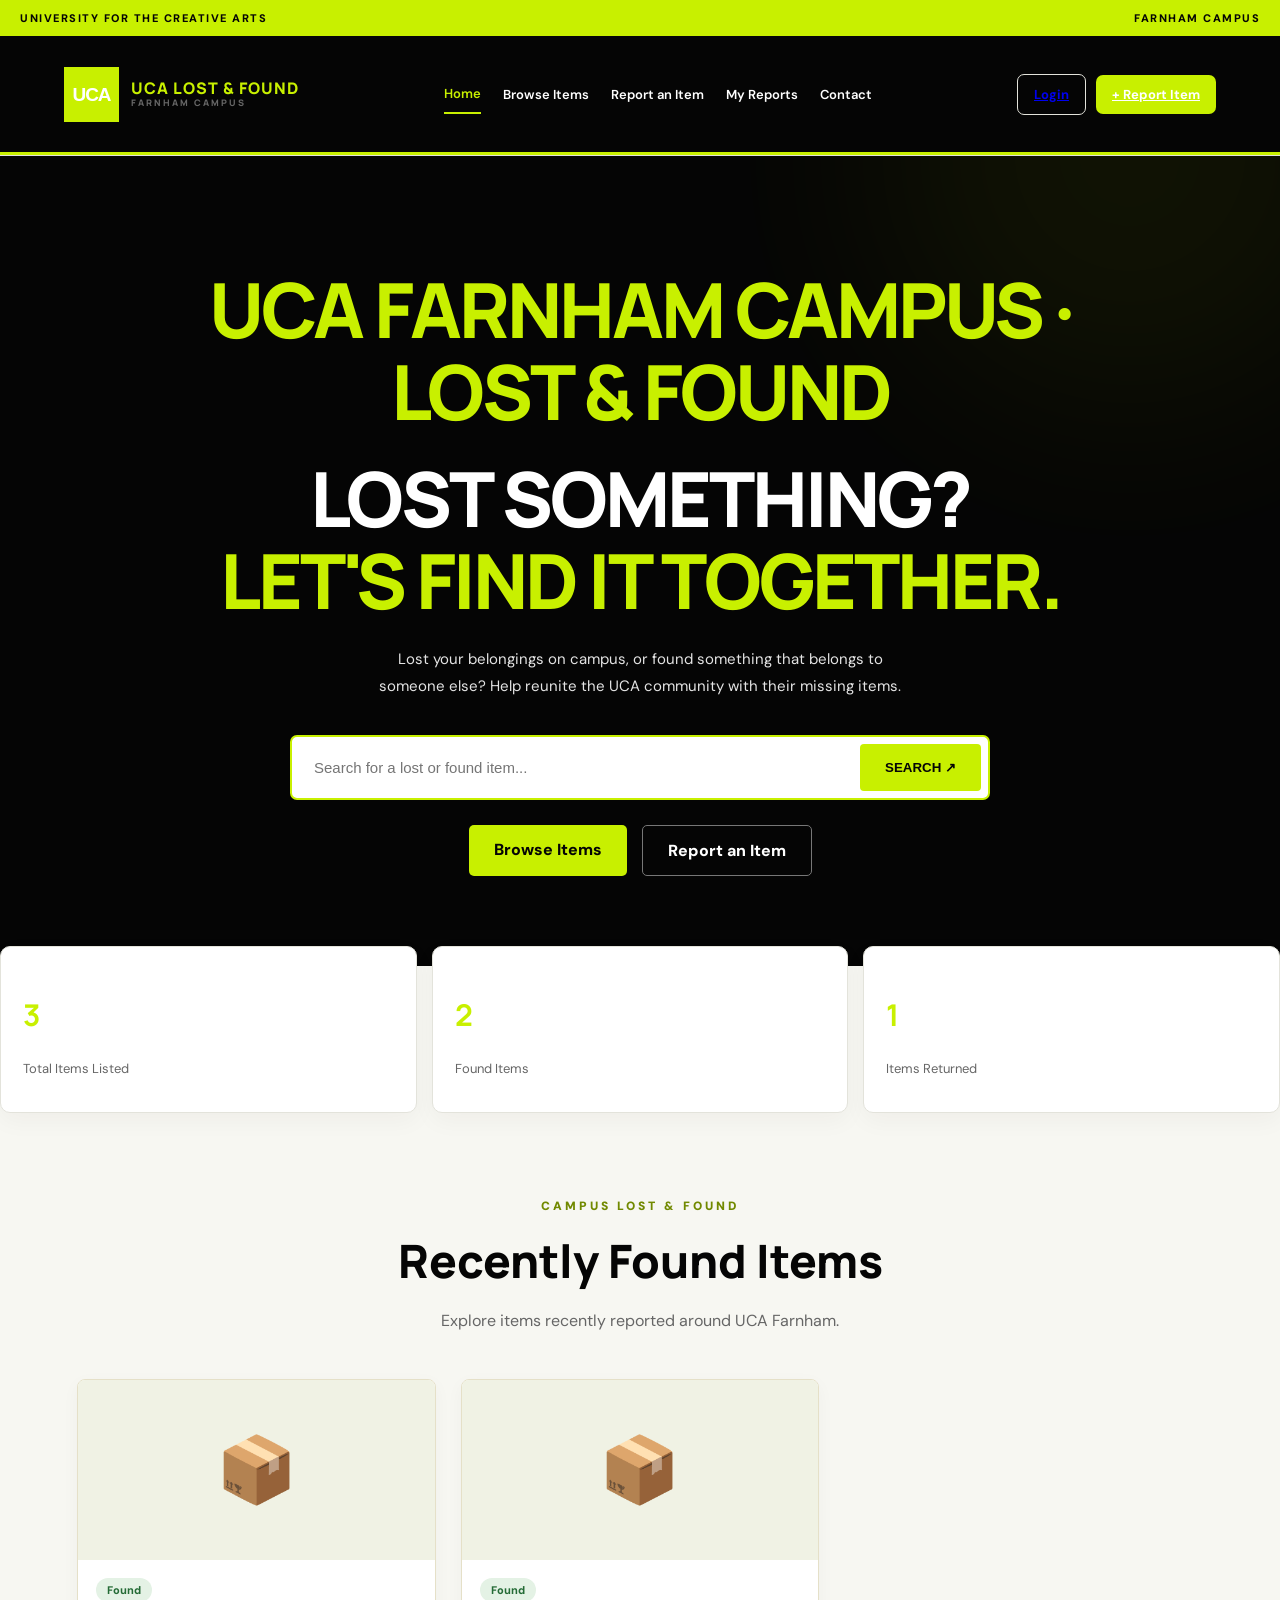
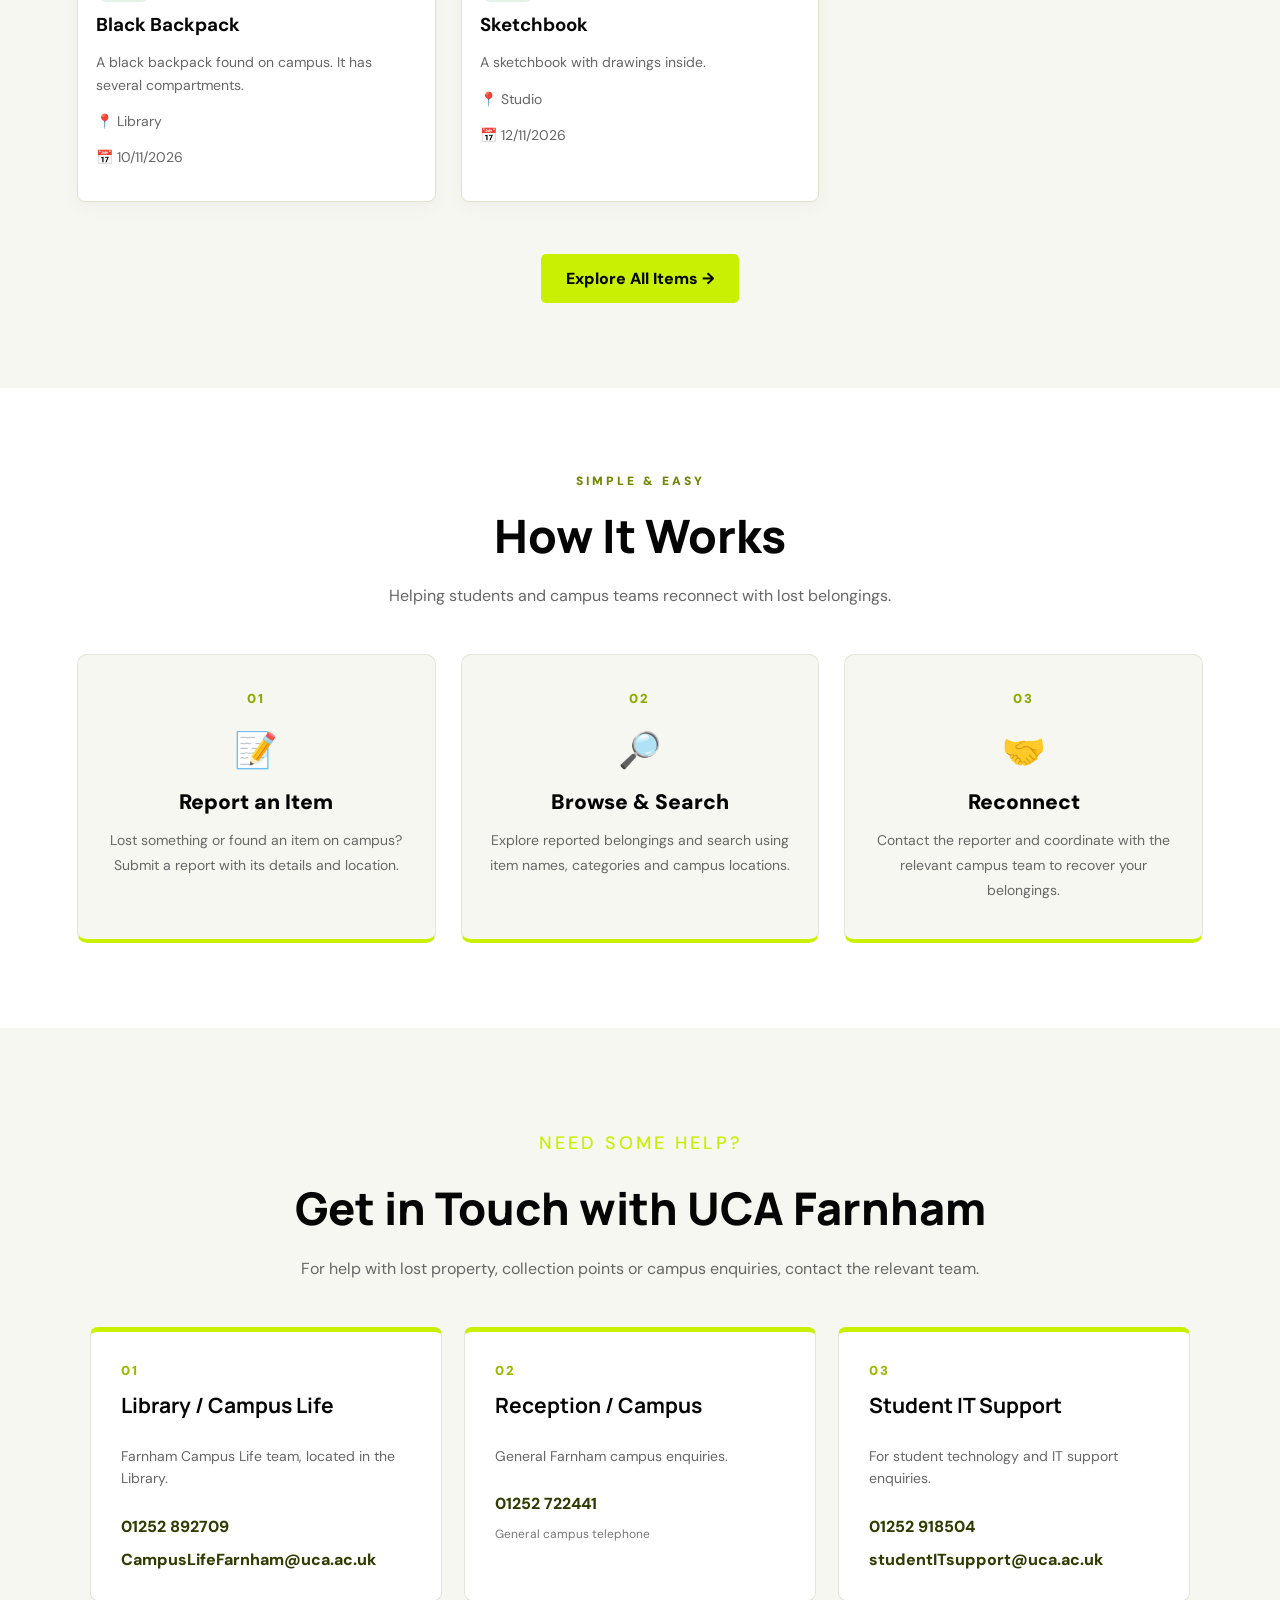
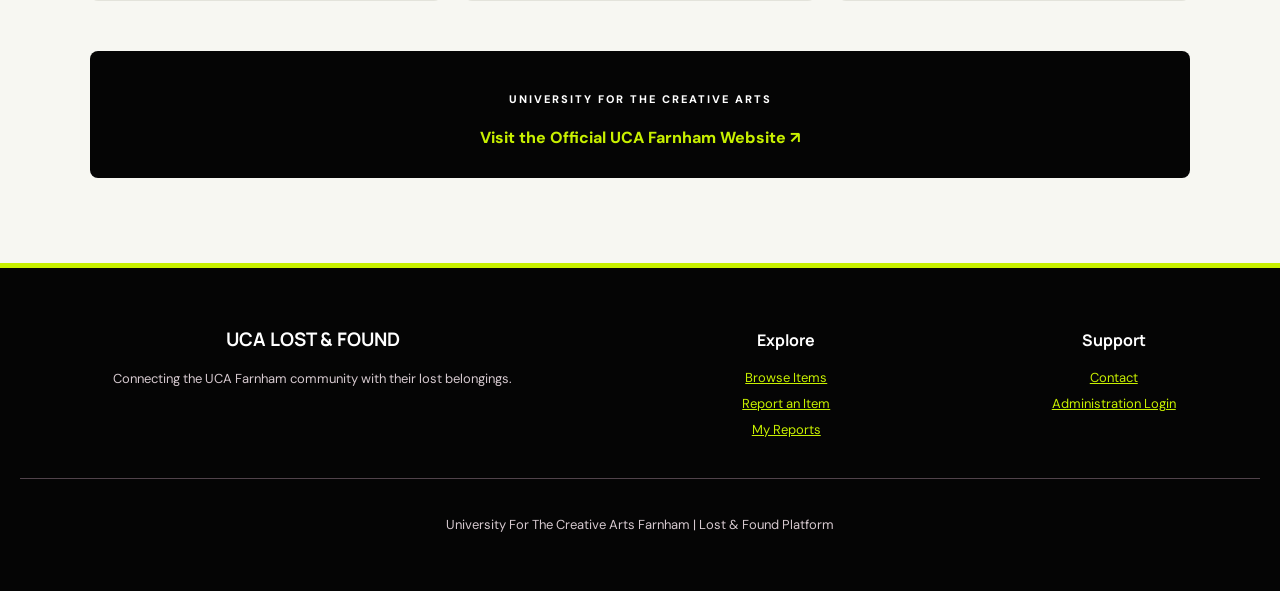
<file: index.html>
<!DOCTYPE html>
<html lang="en">

<head>
    <meta charset="UTF-8">
    <meta name="viewport" content="width=device-width, initial-scale=1.0">

    <title>UCA Lost & Found | Farnham Campus</title>

    <meta name="description"
        content="UCA Farnham Lost and Found Platform. Find your lost belongings or report an item.">

    <link rel="stylesheet" href="style.css">

    <link rel="preconnect" href="https://fonts.googleapis.com">
    <link rel="preconnect" href="https://fonts.gstatic.com" crossorigin>

    <link href="https://fonts.googleapis.com/css2?family=DM+Sans:wght@400;500;600;700&family=Manrope:wght@400;500;600;700;800&display=swap"
        rel="stylesheet">

    <script src="script.js" defer></script>
</head>

<body>

    <!-- TOP INFORMATION BAR -->
    <div class="top-bar">
        <div class="container top-content">
            <span>UNIVERSITY FOR THE CREATIVE ARTS</span>
            <span>FARNHAM CAMPUS</span>
        </div>
    </div>


    <!-- NAVIGATION -->
    <header class="header">

        <div class="container navbar">

            <a href="index.html" class="logo">
                <span class="logo-symbol">UCA</span>

                <span class="logo-text">
                    UCA LOST & FOUND
                    <small>FARNHAM CAMPUS</small>
                </span>
            </a>


            <nav class="nav-links" id="navLinks">

                <a href="index.html" class="active">Home</a>

                <a href="browse.html">Browse Items</a>

                <a href="report.html">Report an Item</a>

                <a href="my-reports.html">My Reports</a>

                <a href="contact.html">Contact</a>

            </nav>


            <div class="nav-buttons">

                <a href="login.html" class="login-btn" id="navAuthLink">
                    Sign In
                </a>

                <a href="report.html" class="report-btn">
                    + Report Item
                </a>

            </div>


            <button class="menu-toggle" id="menuToggle"
                aria-label="Toggle navigation">
                ☰
            </button>

        </div>

    </header>


    <!-- HERO SECTION -->
    <section class="hero hero-centred">

    <div class="hero-content">

        <p class="hero-eyebrow"><h1><span> UCA FARNHAM CAMPUS · LOST & FOUND</span></h1></p>

        <h1>
            LOST SOMETHING?
            <span>LET'S FIND IT TOGETHER.</span>
        </h1>

        <p class="hero-description">
            Lost your belongings on campus, or found something
            that belongs to someone else? Help reunite the UCA
            community with their missing items.
        </p>

        <form id="homeSearch" class="hero-search">
            <input
                type="text"
                id="homeSearchInput"
                placeholder="Search for a lost or found item..."
                aria-label="Search for an item"
            >
            <button type="submit">SEARCH ↗</button>
        </form>

        <div class="hero-actions">
            <a href="browse.html" class="hero-button hero-button-yellow">
                Browse Items
            </a>

            <a href="report.html" class="hero-button hero-button-outline">
                Report an Item
            </a>
        </div>

    </div>

</section>



        <!-- STATISTICS -->
        <section class="statistics">

            <div class="container stats-container">

                <div class="stat-card">
                    <h2 id="totalItems">0</h2>
                    <p>Total Items Listed</p>
                </div>

                <div class="stat-card">
                    <h2 id="foundItems">0</h2>
                    <p>Found Items</p>
                </div>

                <div class="stat-card">
                    <h2 id="returnedItems">0</h2>
                    <p>Items Returned</p>
                </div>

            </div>

        </section>


       
<!-- RECENTLY FOUND ITEMS -->
<section class="home-section">

    <div class="home-section-heading">
        <span class="home-section-label">CAMPUS LOST & FOUND</span>

        <h2>Recently Found Items</h2>

        <p>
            Explore items recently reported around UCA Farnham.
        </p>
    </div>

    <div id="recentItems" class="home-items-grid">
        <!-- Items are loaded automatically by JavaScript -->
    </div>

    <div class="home-section-action">
        <a href="browse.html" class="primary-button">
            Explore All Items →
        </a>
    </div>

</section>



       
<!-- HOW IT WORKS -->
<section class="home-section how-section">

    <div class="home-section-heading">
        <span class="home-section-label">SIMPLE & EASY</span>

        <h2>How It Works</h2>

        <p>
            Helping students and campus teams reconnect with lost belongings.
        </p>
    </div>

    <div class="how-grid">

        <article class="how-card">
            <span class="how-number">01</span>
            <div class="how-icon">📝</div>
            <h3>Report an Item</h3>
            <p>
                Lost something or found an item on campus?
                Submit a report with its details and location.
            </p>
        </article>

        <article class="how-card">
            <span class="how-number">02</span>
            <div class="how-icon">🔎</div>
            <h3>Browse & Search</h3>
            <p>
                Explore reported belongings and search using
                item names, categories and campus locations.
            </p>
        </article>

        <article class="how-card">
            <span class="how-number">03</span>
            <div class="how-icon">🤝</div>
            <h3>Reconnect</h3>
            <p>
                Contact the reporter and coordinate with the
                relevant campus team to recover your belongings.
            </p>
        </article>

    </div>

</section>

    </main>

<section class="homepage-contact">

    <div class="homepage-contact-heading">
        <p class="hero-eyebrow">NEED SOME HELP?</p>
        <h2>Get in Touch with UCA Farnham</h2>
        <p>
            For help with lost property, collection points or
            campus enquiries, contact the relevant team.
        </p>
    </div>

    <div class="homepage-contact-grid">

        <article class="homepage-contact-card">
            <span class="contact-number">01</span>
            <h3>Library / Campus Life</h3>
            <p>Farnham Campus Life team, located in the Library.</p>
            <a href="tel:+441252892709">01252 892709</a>
            <a href="mailto:CampusLifeFarnham@uca.ac.uk">
                CampusLifeFarnham@uca.ac.uk
            </a>
        </article>

        <article class="homepage-contact-card">
            <span class="contact-number">02</span>
            <h3>Reception / Campus</h3>
            <p>General Farnham campus enquiries.</p>
            <a href="tel:+441252722441">01252 722441</a>
            <span>General campus telephone</span>
        </article>

        <article class="homepage-contact-card">
            <span class="contact-number">03</span>
            <h3>Student IT Support</h3>
            <p>For student technology and IT support enquiries.</p>
            <a href="tel:+441252918504">01252 918504</a>
            <a href="mailto:studentITsupport@uca.ac.uk">
                studentITsupport@uca.ac.uk
            </a>
        </article>

    </div>

    <div class="homepage-official-link">
        <p>UNIVERSITY FOR THE CREATIVE ARTS</p>
        <a href="https://www.uca.ac.uk/campuses/farnham/"
           target="_blank" rel="noopener noreferrer">
            Visit the Official UCA Farnham Website ↗
        </a>
    </div>

</section>


    <!-- FOOTER -->
    <footer class="footer">

        <div class="container footer-content">

            <div>
                <h3>UCA LOST & FOUND</h3>

                <p>
                    Connecting the UCA Farnham community
                    with their lost belongings.
                </p>
            </div>


            <div>
                <h4>Explore</h4>

                <a href="browse.html">Browse Items</a>

                <a href="report.html">Report an Item</a>

                <a href="my-reports.html">My Reports</a>
            </div>


            <div>
                <h4>Support</h4>

                <a href="contact.html">Contact</a>

                <a href="login.html">Administration Login</a>
            </div>

        </div>


        <div class="footer-bottom">
            <p>
                University For The Creative Arts Farnham | Lost & Found Platform
            </p>
        </div>

    </footer>

</body>
</html>
</file>
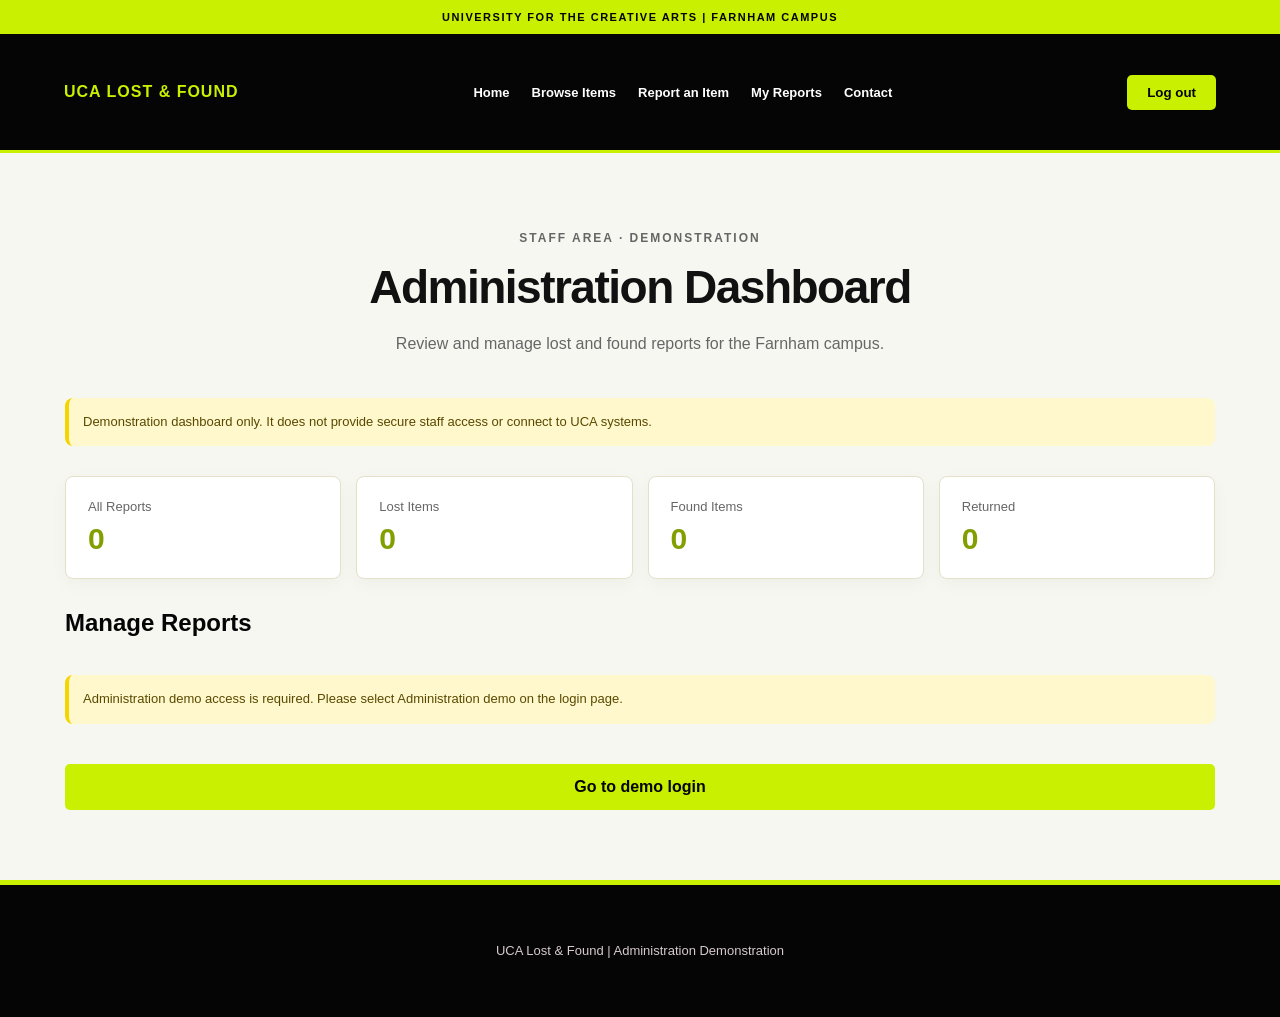
<file: admin.html>
<!DOCTYPE html>
<html lang="en">
<head>
    <meta charset="UTF-8">
    <meta name="viewport" content="width=device-width, initial-scale=1.0">
    <title>Administration | UCA Lost & Found</title>
    <link rel="stylesheet" href="style.css">
    <script src="script.js" defer></script>
</head>
<body>
    <div class="top-bar">UNIVERSITY FOR THE CREATIVE ARTS | FARNHAM CAMPUS</div>

    <header class="navbar">
        <a href="index.html" class="logo">UCA LOST & FOUND</a>
        <nav>
            <a href="index.html">Home</a>
            <a href="browse.html">Browse Items</a>
            <a href="report.html">Report an Item</a>
            <a href="my-reports.html">My Reports</a>
            <a href="contact.html">Contact</a>
        </nav>
        <button id="logoutButton" class="nav-login">Log out</button>
    </header>

    <main class="content-page">
        <section class="page-heading">
            <p class="eyebrow">STAFF AREA · DEMONSTRATION</p>
            <h1>Administration Dashboard</h1>
            <p>Review and manage lost and found reports for the Farnham campus.</p>
        </section>

        <p class="demo-notice">
            Demonstration dashboard only. It does not provide secure staff access or connect to UCA systems.
        </p>

        <div class="dashboard-summary">
            <div class="summary-card">
                <span>All Reports</span>
                <strong id="adminTotal">0</strong>
            </div>
            <div class="summary-card">
                <span>Lost Items</span>
                <strong id="adminLost">0</strong>
            </div>
            <div class="summary-card">
                <span>Found Items</span>
                <strong id="adminFound">0</strong>
            </div>
            <div class="summary-card">
                <span>Returned</span>
                <strong id="adminReturned">0</strong>
            </div>
        </div>

        <section class="admin-section">
            <h2>Manage Reports</h2>
            <div id="adminReports" class="report-list"></div>
            <p id="adminEmpty" class="no-results" hidden>No reports have been submitted yet.</p>
        </section>
    </main>

    <footer class="footer">
        <p>UCA Lost & Found | Administration Demonstration</p>
    </footer>
</body>
</html>
</file>
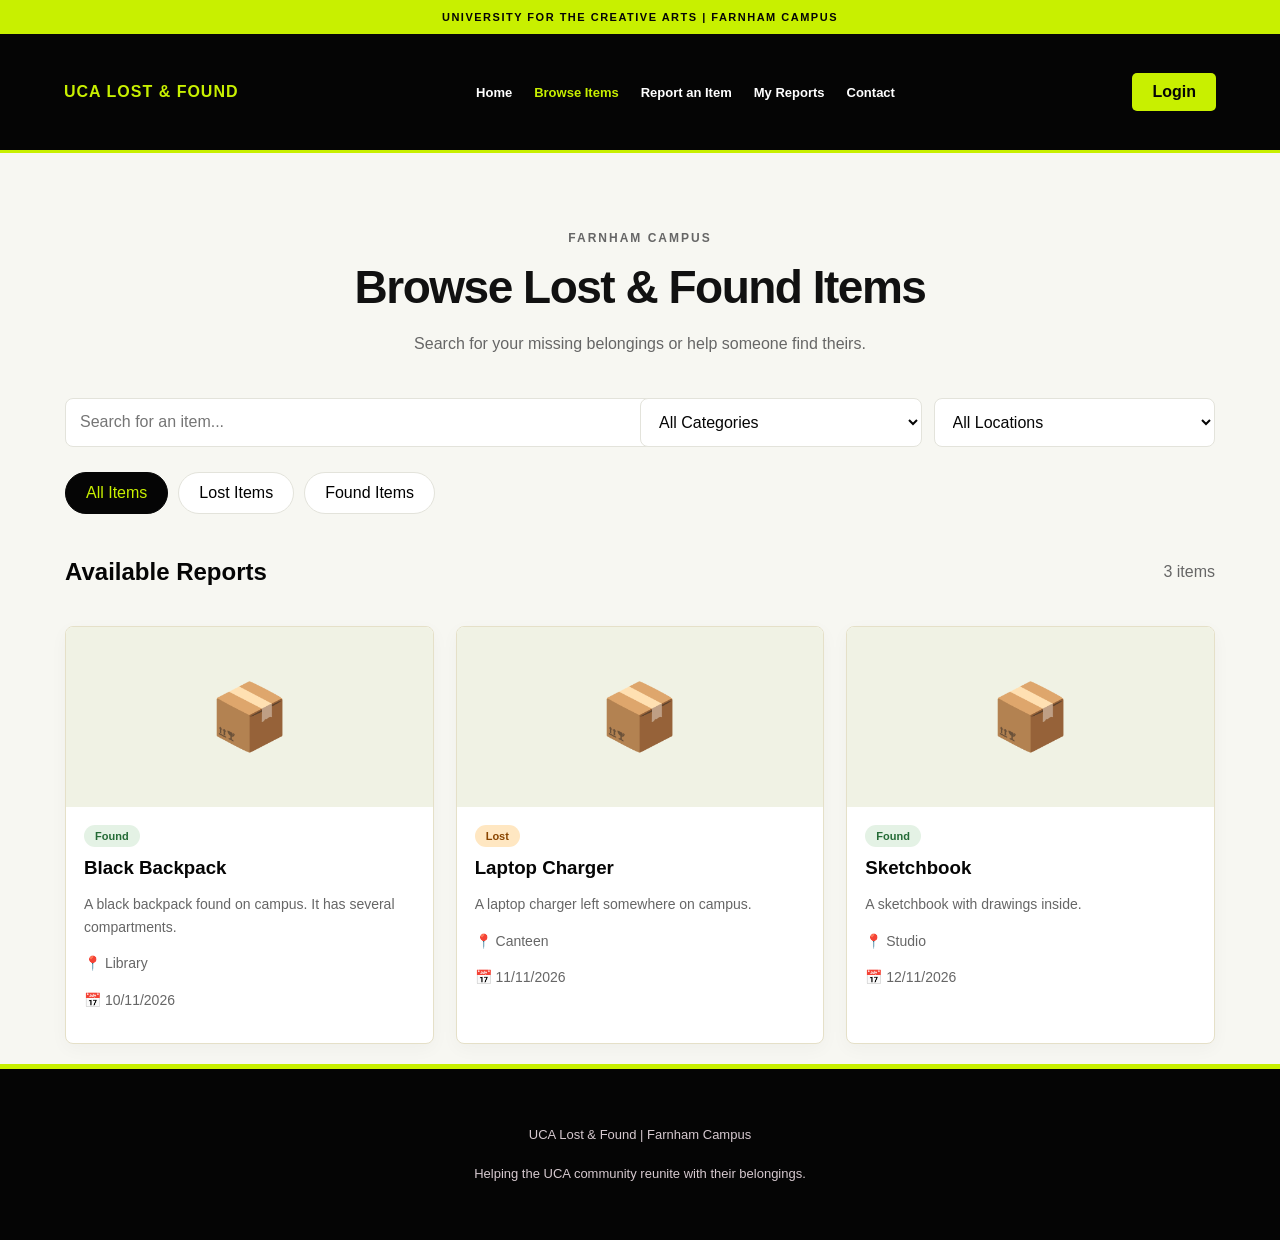
<file: browse.html>
<!DOCTYPE html>
<html lang="en">
<head>
    <meta charset="UTF-8">
    <meta name="viewport" content="width=device-width, initial-scale=1.0">
    <title>Browse Items | UCA Lost & Found</title>
    <link rel="stylesheet" href="style.css">
    <script src="script.js" defer></script>
</head>
<body>

    <div class="top-bar">
        UNIVERSITY FOR THE CREATIVE ARTS | FARNHAM CAMPUS
    </div>

    <header class="navbar">
        <a href="index.html" class="logo">UCA LOST & FOUND</a>

        <nav>
            <a href="index.html">Home</a>
            <a href="browse.html" class="active">Browse Items</a>
            <a href="report.html">Report an Item</a>
            <a href="my-reports.html">My Reports</a>
            <a href="contact.html">Contact</a>
        </nav>

        <a href="login.html" class="nav-login">Login</a>
    </header>

    <main class="browse-page">

        <section class="page-heading">
            <p class="eyebrow">FARNHAM CAMPUS</p>
            <h1>Browse Lost & Found Items</h1>
            <p>Search for your missing belongings or help someone find theirs.</p>
        </section>

        <section class="browse-controls">

            <input
                type="text"
                id="browseSearch"
                placeholder="Search for an item..."
            >

            <select id="categoryFilter">
                <option value="all">All Categories</option>
                <option value="Electronics">Electronics</option>
                <option value="Clothing">Clothing</option>
                <option value="Bags">Bags</option>
                <option value="Books & Stationery">Books & Stationery</option>
                <option value="ID Cards">ID Cards</option>
                <option value="Other">Other</option>
            </select>

            <select id="locationFilter">
                <option value="all">All Locations</option>
                <option value="Library">Library</option>
                <option value="Canteen">Canteen</option>
                <option value="Reception">Reception</option>
                <option value="Classroom">Classroom</option>
                <option value="Studio">Studio</option>
                <option value="IT Department">IT Department</option>
                <option value="Other">Other</option>
            </select>

        </section>

        <section class="browse-tabs">
            <button class="filter-tab active" data-status="all">All Items</button>
            <button class="filter-tab" data-status="Lost">Lost Items</button>
            <button class="filter-tab" data-status="Found">Found Items</button>
        </section>

        <section class="browse-results">
            <div class="results-heading">
                <h2>Available Reports</h2>
                <span id="resultsCount">0 items</span>
            </div>

            <div id="browseItems" class="items-grid"></div>

            <p id="noResults" class="no-results" hidden>
                No items found. Try changing your search or filters.
            </p>
        </section>

    </main>

    <footer class="footer">
        <p>UCA Lost & Found | Farnham Campus</p>
        <p>Helping the UCA community reunite with their belongings.</p>
    </footer>

</body>
</html>
</file>
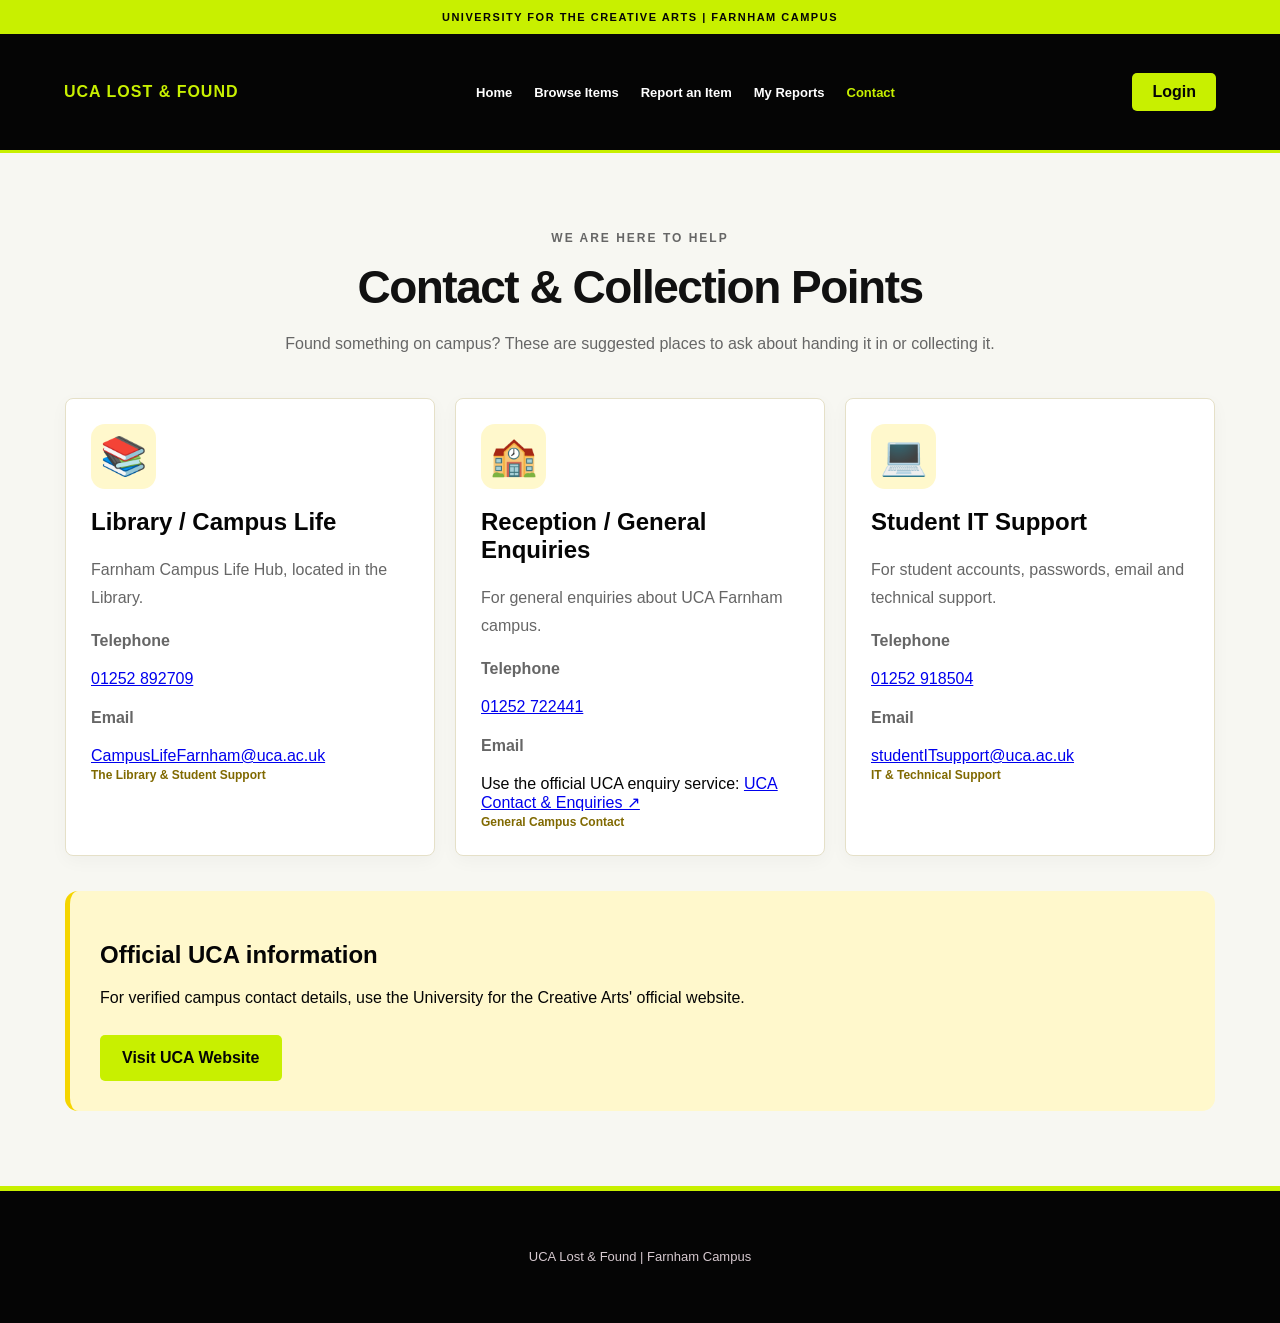
<file: contact.html>
<!DOCTYPE html>
<html lang="en">
<head>
    <meta charset="UTF-8">
    <meta name="viewport" content="width=device-width, initial-scale=1.0">
    <title>Contact | UCA Lost & Found</title>
    <link rel="stylesheet" href="style.css">
    <script src="script.js" defer></script>
</head>
<body>
    <div class="top-bar">UNIVERSITY FOR THE CREATIVE ARTS | FARNHAM CAMPUS</div>

    <header class="navbar">
        <a href="index.html" class="logo">UCA LOST & FOUND</a>
        <nav>
            <a href="index.html">Home</a>
            <a href="browse.html">Browse Items</a>
            <a href="report.html">Report an Item</a>
            <a href="my-reports.html">My Reports</a>
            <a href="contact.html" class="active">Contact</a>
        </nav>
        <a href="login.html" class="nav-login">Login</a>
    </header>

    <main class="content-page">
        <section class="page-heading">
            <p class="eyebrow">WE ARE HERE TO HELP</p>
            <h1>Contact & Collection Points</h1>
            <p>Found something on campus? These are suggested places to ask about handing it in or collecting it.</p>
        </section>

       
         
<div class="contact-grid">

    <!-- LIBRARY / CAMPUS LIFE -->
    <article class="contact-card">
        <div class="contact-icon">📚</div>
        <h2>Library / Campus Life</h2>

        <p>Farnham Campus Life Hub, located in the Library.</p>

        <p><strong>Telephone</strong></p>
        <a href="tel:+441252892709">01252 892709</a>

        <p><strong>Email</strong></p>
        <a href="mailto:CampusLifeFarnham@uca.ac.uk">
            CampusLifeFarnham@uca.ac.uk
        </a>

        <span class="contact-tag"> <br> The Library & Student Support</span>
    </article>

    <!-- RECEPTION -->
    <article class="contact-card">
        <div class="contact-icon">🏫</div>
        <h2>Reception / General Enquiries</h2>

        <p> For general enquiries about UCA Farnham campus.</p>

        <p><strong>Telephone</strong></p>
        <a href="tel:+441252722441">01252 722441</a>

        <p><strong>Email</strong></p>
        <span>Use the official UCA enquiry service:</span>
        <a href="https://www.uca.ac.uk/contact-us/"
           target="_blank" rel="noopener noreferrer">
            UCA Contact & Enquiries ↗
        </a>

        <span class="contact-tag"> <br> General Campus Contact</span>
    </article>

    <!-- IT SUPPORT -->
    <article class="contact-card">
        <div class="contact-icon">💻</div>
        <h2>Student IT Support</h2>

        <p>For student accounts, passwords, email and technical support.</p>

        <p><strong>Telephone</strong></p>
        <a href="tel:+441252918504">01252 918504</a>

        <p><strong>Email</strong></p>
        <a href="mailto:studentITsupport@uca.ac.uk">
            studentITsupport@uca.ac.uk
        </a>

        <span class="contact-tag"><br> IT & Technical Support</span>
    </article>

</div>


        <section class="official-contact">
            <h2>Official UCA information</h2>
            <p>For verified campus contact details, use the University for the Creative Arts' official website.</p>
            <a href="https://www.uca.ac.uk/" target="_blank" rel="noopener noreferrer" class="primary-button">Visit UCA Website</a>
        </section>
    </main>

    <footer class="footer">
        <p>UCA Lost & Found | Farnham Campus</p>
    </footer>
</body>
</html>
</file>
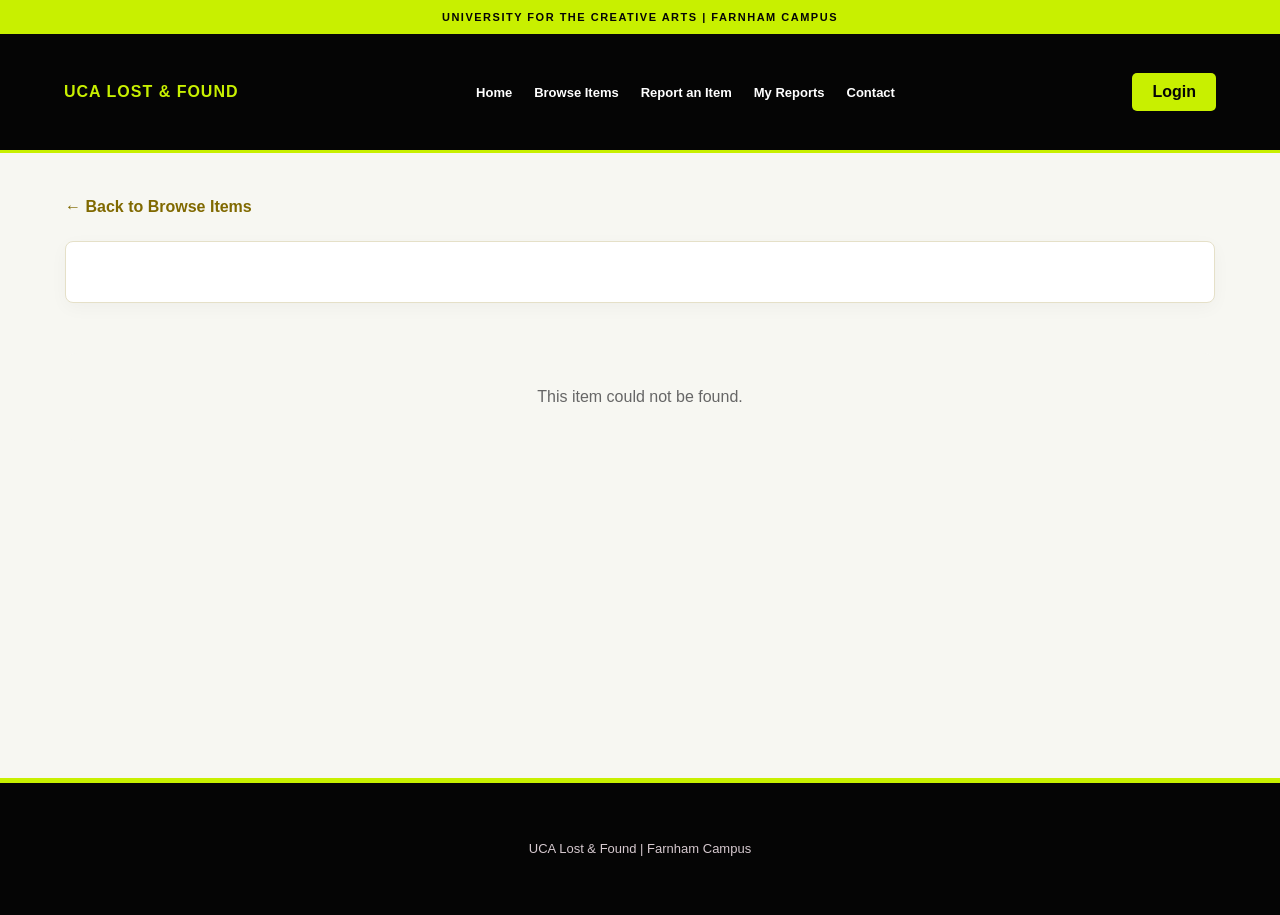
<file: item.html>
<!DOCTYPE html>
<html lang="en">
<head>
    <meta charset="UTF-8">
    <meta name="viewport" content="width=device-width, initial-scale=1.0">
    <title>Item Details | UCA Lost & Found</title>
    <link rel="stylesheet" href="style.css">
    <script src="script.js" defer></script>
</head>
<body>
    <div class="top-bar">UNIVERSITY FOR THE CREATIVE ARTS | FARNHAM CAMPUS</div>

    <header class="navbar">
        <a href="index.html" class="logo">UCA LOST & FOUND</a>
        <nav>
            <a href="index.html">Home</a>
            <a href="browse.html">Browse Items</a>
            <a href="report.html">Report an Item</a>
            <a href="my-reports.html">My Reports</a>
            <a href="contact.html">Contact</a>
        </nav>
        <a href="login.html" class="nav-login">Login</a>
    </header>

    <main class="content-page">
        <a href="browse.html" class="back-link">← Back to Browse Items</a>
        <div id="itemDetails" class="item-details"></div>
        <p id="itemNotFound" class="no-results" hidden>This item could not be found.</p>
    </main>

    <footer class="footer">
        <p>UCA Lost & Found | Farnham Campus</p>
    </footer>
</body>
</html>
</file>
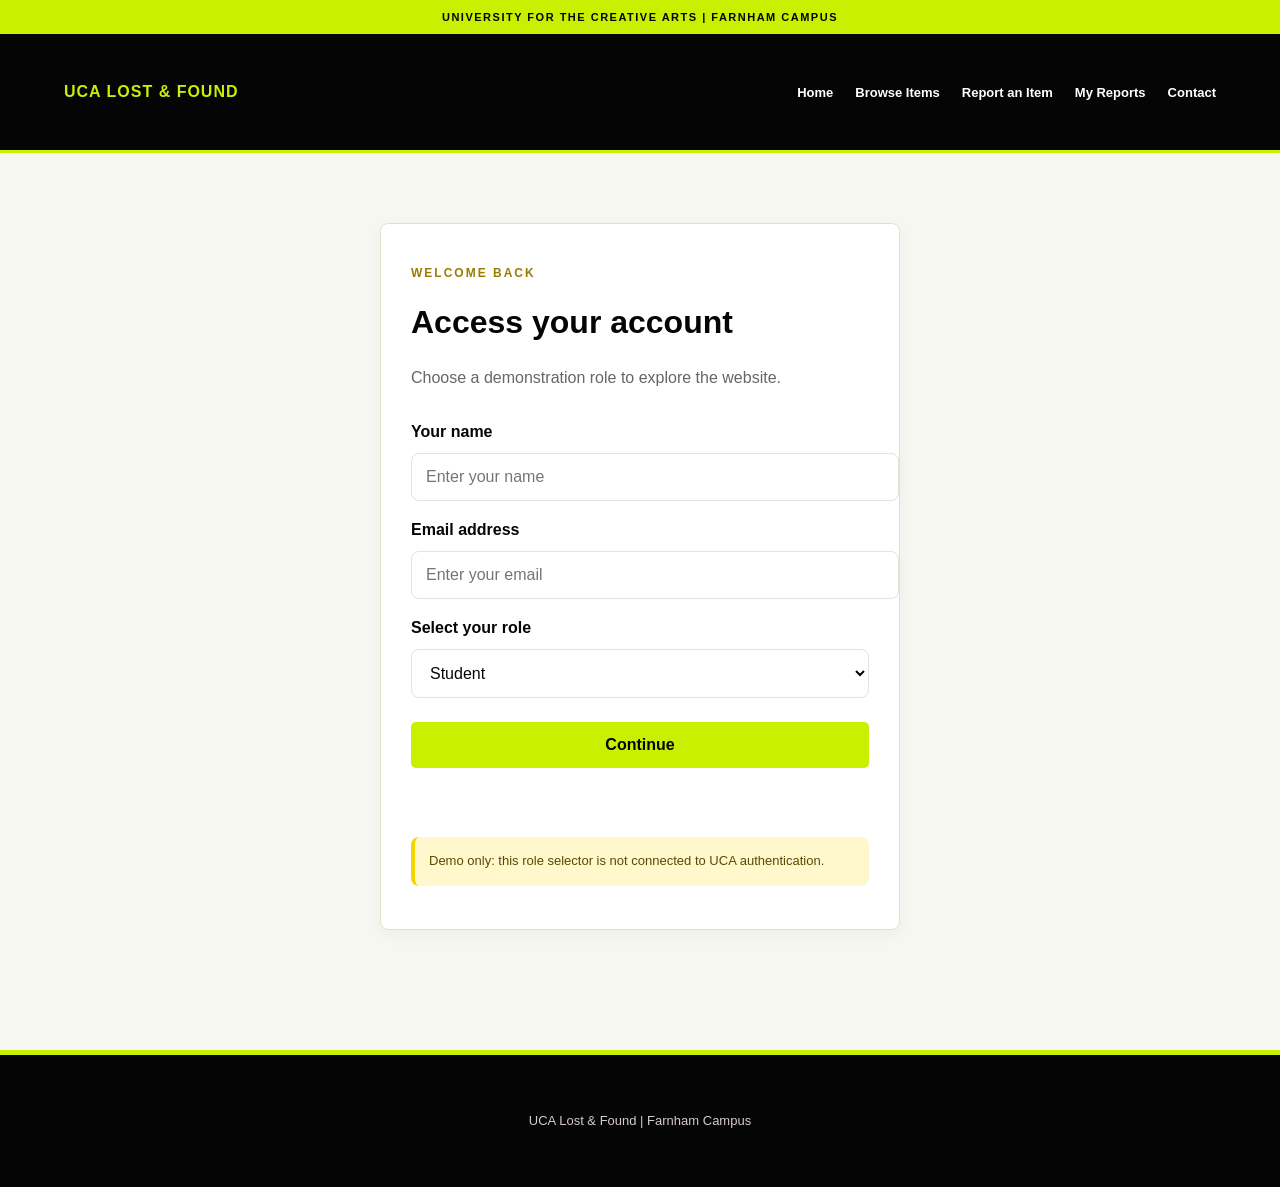
<file: login.html>
<!DOCTYPE html>
<html lang="en">
<head>
    <meta charset="UTF-8">
    <meta name="viewport" content="width=device-width, initial-scale=1.0">
    <title>Login | UCA Lost & Found</title>
    <link rel="stylesheet" href="style.css">
    <script src="script.js" defer></script>
</head>
<body>
    <div class="top-bar">UNIVERSITY FOR THE CREATIVE ARTS | FARNHAM CAMPUS</div>

    <header class="navbar">
        <a href="index.html" class="logo">UCA LOST & FOUND</a>
        <nav>
            <a href="index.html">Home</a>
            <a href="browse.html">Browse Items</a>
            <a href="report.html">Report an Item</a>
            <a href="my-reports.html">My Reports</a>
            <a href="contact.html">Contact</a>
        </nav>
    </header>

    <main class="login-page">
        <form id="loginForm" class="main-form">
            <p class="eyebrow">WELCOME BACK</p>
            <h1>Access your account</h1>
            <p class="muted">Choose a demonstration role to explore the website.</p>

            <label for="loginName">Your name</label>
            <input id="loginName" type="text" placeholder="Enter your name" required>

            <label for="loginEmail">Email address</label>
            <input id="loginEmail" type="email" placeholder="Enter your email" required>

            <label for="loginRole">Select your role</label>
            <select id="loginRole" required>
                <option value="student">Student</option>
                <option value="admin">Administration demo</option>
            </select>

            <button type="submit" class="primary-button">Continue</button>
            <p id="loginMessage" class="form-message" role="status"></p>

            <p class="demo-notice">
                Demo only: this role selector is not connected to UCA authentication.
            </p>
        </form>
    </main>

    <footer class="footer">
        <p>UCA Lost & Found | Farnham Campus</p>
    </footer>
</body>
</html>
</file>
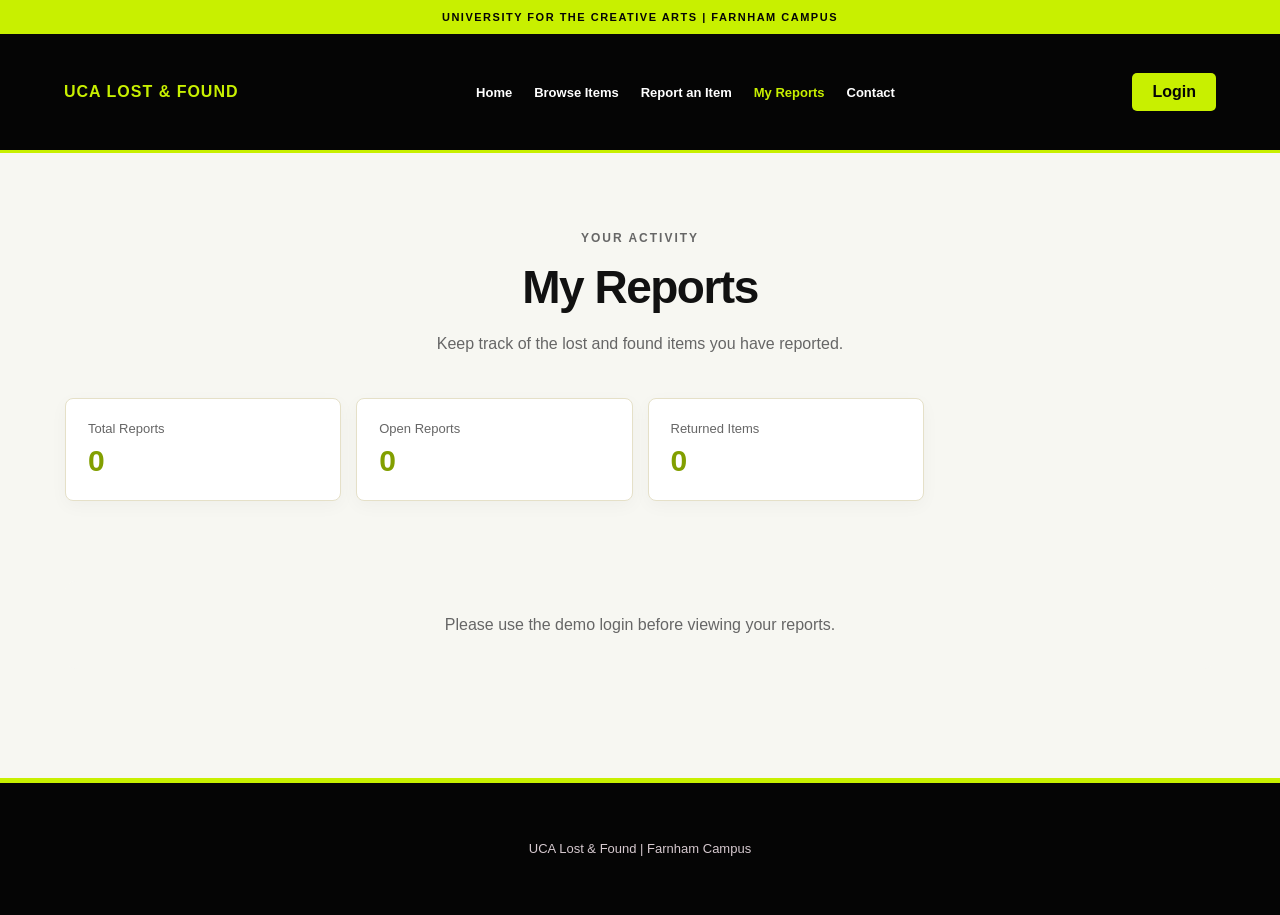
<file: my-reports.html>
<!DOCTYPE html>
<html lang="en">
<head>
    <meta charset="UTF-8">
    <meta name="viewport" content="width=device-width, initial-scale=1.0">
    <title>My Reports | UCA Lost & Found</title>
    <link rel="stylesheet" href="style.css">
    <script src="script.js" defer></script>
</head>
<body>
    <div class="top-bar">UNIVERSITY FOR THE CREATIVE ARTS | FARNHAM CAMPUS</div>

    <header class="navbar">
        <a href="index.html" class="logo">UCA LOST & FOUND</a>
        <nav>
            <a href="index.html">Home</a>
            <a href="browse.html">Browse Items</a>
            <a href="report.html">Report an Item</a>
            <a href="my-reports.html" class="active">My Reports</a>
            <a href="contact.html">Contact</a>
        </nav>
        <a href="login.html" class="nav-login">Login</a>
    </header>

    <main class="content-page">
        <section class="page-heading">
            <p class="eyebrow">YOUR ACTIVITY</p>
            <h1>My Reports</h1>
            <p>Keep track of the lost and found items you have reported.</p>
        </section>

        <div class="dashboard-summary">
            <div class="summary-card">
                <span>Total Reports</span>
                <strong id="myTotal">0</strong>
            </div>
            <div class="summary-card">
                <span>Open Reports</span>
                <strong id="myOpen">0</strong>
            </div>
            <div class="summary-card">
                <span>Returned Items</span>
                <strong id="myReturned">0</strong>
            </div>
        </div>

        <div id="myReportsList" class="report-list"></div>

        <p id="myReportsEmpty" class="no-results" hidden>
            You haven't submitted any reports yet.
            <a href="report.html">Report an item</a>
        </p>
    </main>

    <footer class="footer">
        <p>UCA Lost & Found | Farnham Campus</p>
    </footer>
</body>
</html>
</file>
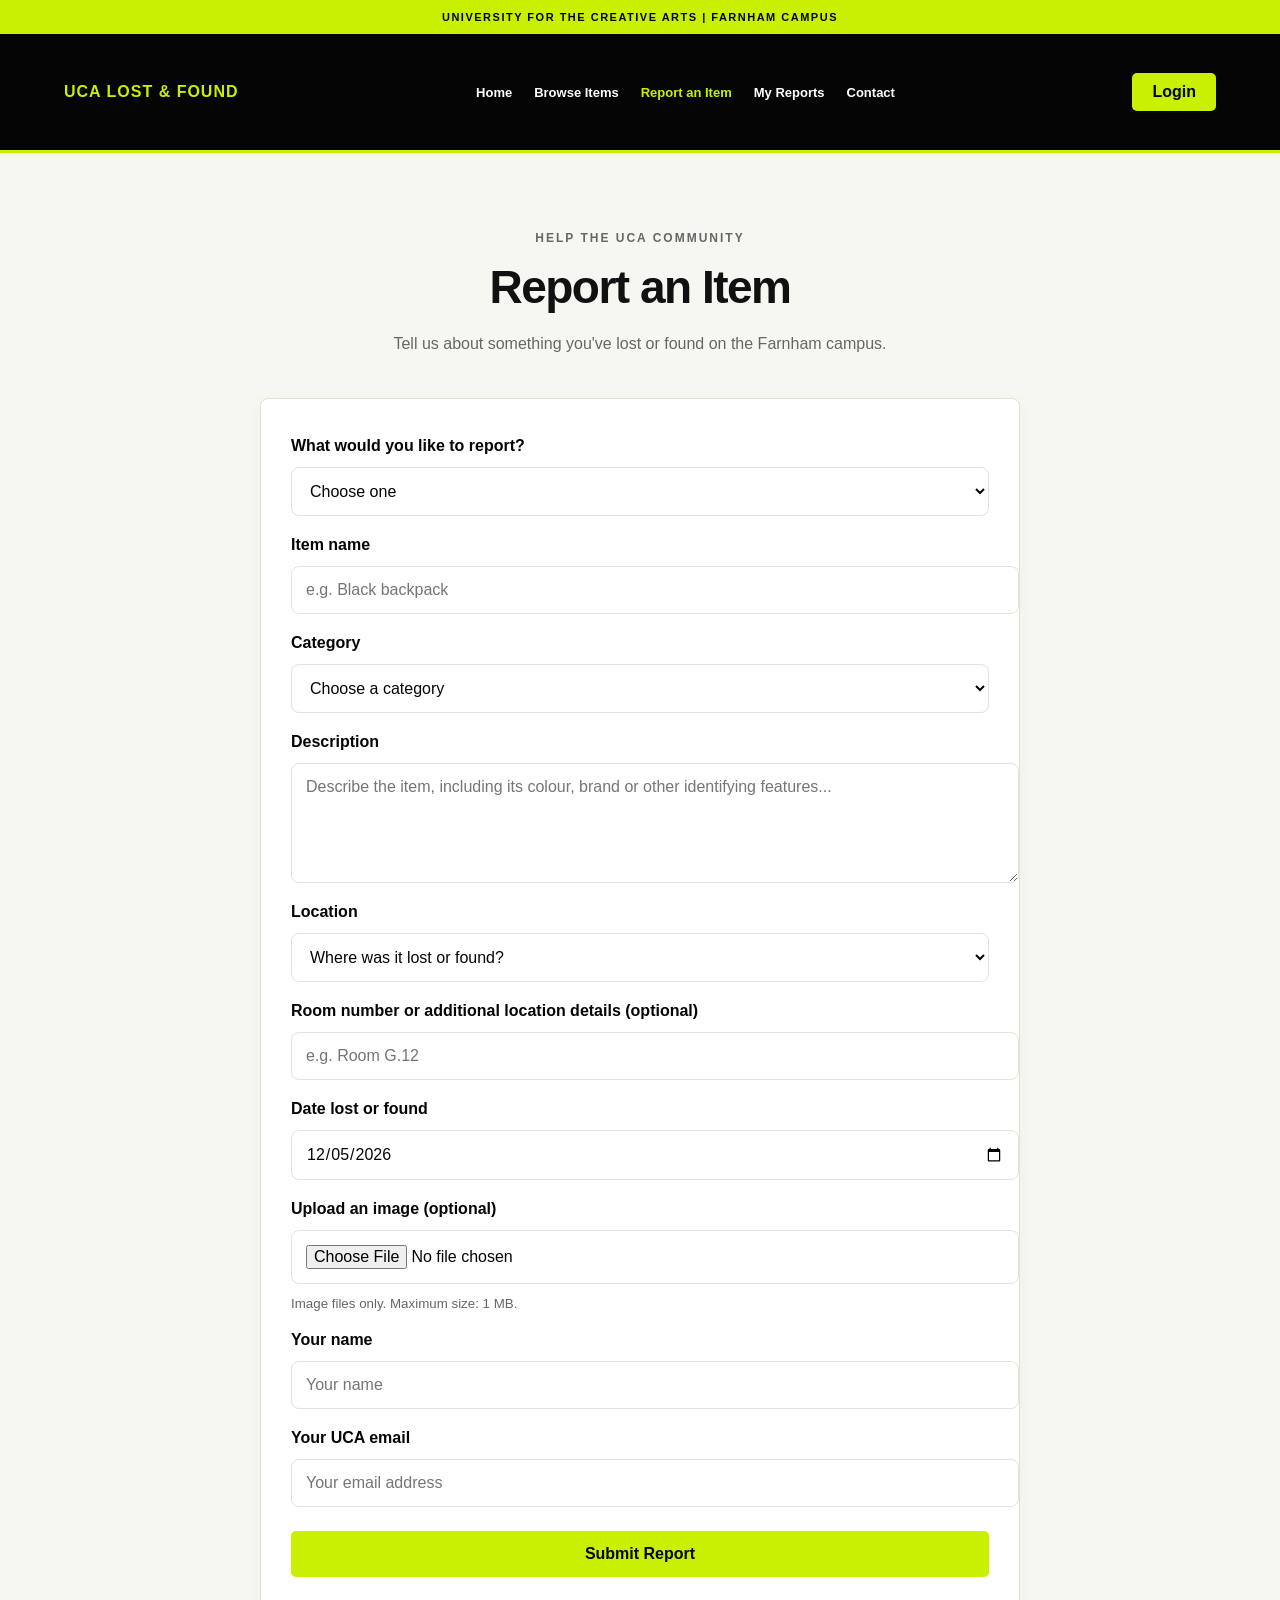
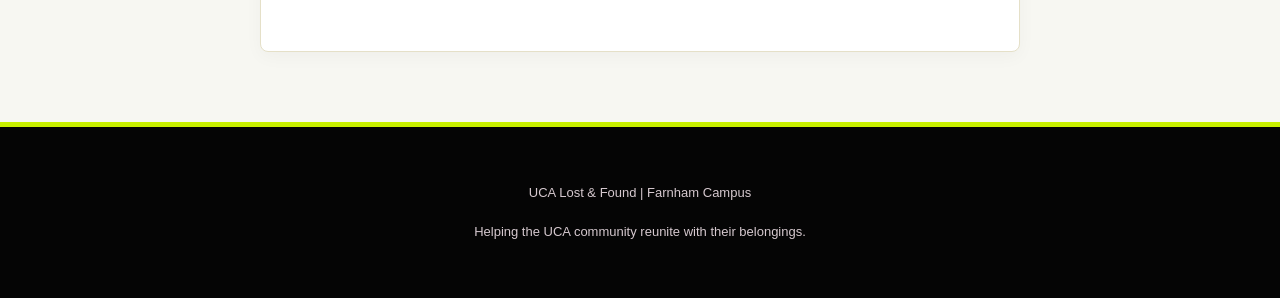
<file: report.html>
<!DOCTYPE html>
<html lang="en">
<head>
    <meta charset="UTF-8">
    <meta name="viewport" content="width=device-width, initial-scale=1.0">
    <title>Report an Item | UCA Lost & Found</title>
    <link rel="stylesheet" href="style.css">
    <script src="script.js" defer></script>
</head>
<body>
    <div class="top-bar">UNIVERSITY FOR THE CREATIVE ARTS | FARNHAM CAMPUS</div>

    <header class="navbar">
        <a href="index.html" class="logo">UCA LOST & FOUND</a>
        <nav>
            <a href="index.html">Home</a>
            <a href="browse.html">Browse Items</a>
            <a href="report.html" class="active">Report an Item</a>
            <a href="my-reports.html">My Reports</a>
            <a href="contact.html">Contact</a>
        </nav>
        <a href="login.html" class="nav-login" id="navAuthLink">Login</a>
    </header>

    <main class="form-page">
        <section class="page-heading">
            <p class="eyebrow">HELP THE UCA COMMUNITY</p>
            <h1>Report an Item</h1>
            <p>Tell us about something you've lost or found on the Farnham campus.</p>
        </section>

        <form id="reportForm" class="main-form">
            <label for="reportStatus">What would you like to report?</label>
            <select id="reportStatus" required>
                <option value="">Choose one</option>
                <option value="Lost">I have lost an item</option>
                <option value="Found">I have found an item</option>
            </select>

            <label for="itemName">Item name</label>
            <input id="itemName" type="text" placeholder="e.g. Black backpack" required>

            <label for="itemCategory">Category</label>
            <select id="itemCategory" required>
                <option value="">Choose a category</option>
                <option>Electronics</option>
                <option>Clothing</option>
                <option>Bags</option>
                <option>Books & Stationery</option>
                <option>ID Cards</option>
                <option>Other</option>
            </select>

            <label for="itemDescription">Description</label>
            <textarea id="itemDescription" rows="5" placeholder="Describe the item, including its colour, brand or other identifying features..." required></textarea>

            <label for="itemLocation">Location</label>
            <select id="itemLocation" required>
                <option value="">Where was it lost or found?</option>
                <option>Library</option>
                <option>Canteen</option>
                <option>Reception</option>
                <option>Classroom</option>
                <option>Studio</option>
                <option>IT Department</option>
                <option>Other</option>
            </select>

            <label for="roomDetails">Room number or additional location details (optional)</label>
            <input id="roomDetails" type="text" placeholder="e.g. Room G.12">

            <label for="itemDate">Date lost or found</label>
            <input id="itemDate" type="date" required>

            <label for="itemImage">Upload an image (optional)</label>
            <input id="itemImage" type="file" accept="image/*">
            <small>Image files only. Maximum size: 1 MB.</small>

            <label for="reporterName">Your name</label>
            <input id="reporterName" type="text" placeholder="Your name" required>

            <label for="reporterEmail">Your UCA email</label>
            <input id="reporterEmail" type="email" placeholder="Your email address" required>

            <button type="submit" class="primary-button">Submit Report</button>
            <p id="reportMessage" class="form-message" role="status"></p>
        </form>
    </main>

    <footer class="footer">
        <p>UCA Lost & Found | Farnham Campus</p>
        <p>Helping the UCA community reunite with their belongings.</p>
    </footer>
</body>
</html>
</file>
<file: style.css>
/* ===========================
   GLOBAL SETTINGS
=========================== */


:root {
    --wine: #F5D500;
    --wine-light: #FFE94A;
    --cream: #FFFBE6;
    --white: #FFFFFF;
    --dark: #111111;
    --grey: #666666;
    --border: #E5E0C8;

    --black: #111111;
    --yellow: #F5D500;
    --soft-yellow: #FFF8CC;
}



/* ===========================
   TOP BAR
=========================== */

.top-bar {
    background: #2b2027;
    color: white;
    padding: 9px 0;
    font-size: 11px;
    letter-spacing: 1px;
}

.top-content {
    display: flex;
    justify-content: space-between;
}


/* ===========================
   NAVIGATION
=========================== */

.header {
    background: white;
    border-bottom: 1px solid var(--border);
    position: sticky;
    top: 0;
    z-index: 100;
}

.navbar {
    height: 82px;
    display: flex;
    align-items: center;
    justify-content: space-between;
}

.logo {
    display: flex;
    align-items: center;
    gap: 12px;
    font-family: 'Manrope', sans-serif;
    font-weight: 800;
    font-size: 16px;
}

.logo-symbol {
    background: var(--wine);
    color: white;
    width: 44px;
    height: 44px;
    display: grid;
    place-items: center;
    font-family: Georgia, serif;
    font-size: 27px;
}

.logo-text small {
    display: block;
    color: var(--grey);
    font-size: 9px;
    letter-spacing: 2px;
}

.nav-links {
    display: flex;
    gap: 25px;
    align-items: center;
}

.nav-links a {
    font-size: 13px;
    font-weight: 600;
    padding: 10px 0;
}

.nav-links a:hover,
.nav-links .active {
    color: var(--wine);
    border-bottom: 2px solid var(--wine);
}

.nav-buttons {
    display: flex;
    gap: 10px;
    align-items: center;
}

.login-btn,
.report-btn {
    padding: 11px 16px;
    border-radius: 7px;
    font-size: 13px;
    font-weight: 700;
}

.login-btn {
    border: 1px solid var(--border);
}

.report-btn {
    background: var(--wine);
    color: white;
}

.menu-toggle {
    display: none;
    border: none;
    background: none;
    font-size: 25px;
    cursor: pointer;
}


/* ===========================
   HERO SECTION
=========================== */

.hero {
    background: linear-gradient(
        110deg,
        #f8eff2,
        #fbf8f6
    );
    overflow: hidden;
}

.hero-container {
    min-height: 510px;
    display: grid;
    grid-template-columns: 1.1fr 0.9fr;
    align-items: center;
    gap: 40px;
}

.eyebrow {
    color: var(--wine);
    font-size: 11px;
    font-weight: 800;
    letter-spacing: 2px;
}

.hero h1 {
    font-family: 'Manrope', sans-serif;
    font-size: clamp(38px, 5vw, 57px);
    line-height: 1.12;
    margin: 18px 0;
    letter-spacing: -2px;
    font-weight: 800;
}

.hero h1 span {
    display: block;
    color: var(--wine);
}

.hero-content > p {
    color: var(--grey);
    font-size: 15px;
    line-height: 1.8;
    max-width: 550px;
}

.hero-buttons {
    display: flex;
    gap: 12px;
    margin: 27px 0;
    flex-wrap: wrap;
}

.primary-btn,
.secondary-btn {
    padding: 14px 20px;
    border-radius: 7px;
    font-size: 13px;
    font-weight: 700;
}

.primary-btn {
    background: var(--wine);
    color: white;
}

.secondary-btn {
    border: 1px solid #d7c5cd;
    color: var(--wine);
    background: white;
}

.primary-btn:hover,
.report-btn:hover {
    background: var(--wine-light);
}


/* SEARCH BAR */

.search-box {
    background: white;
    display: flex;
    align-items: center;
    padding: 7px;
    border: 1px solid var(--border);
    border-radius: 10px;
    max-width: 550px;
    box-shadow: 0 8px 25px #3c15200b;
}

.search-icon {
    font-size: 24px;
    padding: 0 12px;
    color: var(--wine);
}

.search-box input {
    flex: 1;
    min-width: 0;
    border: none;
    outline: none;
    padding: 12px 5px;
}

.search-box button {
    background: var(--wine);
    color: white;
    border: none;
    padding: 13px 22px;
    border-radius: 7px;
    cursor: pointer;
}


/* HERO VISUAL */

.hero-visual {
    min-height: 350px;
    display: grid;
    place-items: center;
    position: relative;
}

.hero-circle {
    position: absolute;
    width: 330px;
    height: 330px;
    background: #ead8df;
    border-radius: 50%;
}

.floating-card {
    position: relative;
    background: white;
    padding: 20px;
    width: 310px;
    border-radius: 15px;
    box-shadow: 0 15px 40px #3d17200d;
    transform: rotate(3deg);
}

.item-illustration {
    background: #f0e9e8;
    height: 145px;
    display: grid;
    place-items: center;
    font-size: 75px;
    border-radius: 10px;
    margin-bottom: 14px;
}

.found-tag {
    color: #28744e;
    font-size: 10px;
    font-weight: 800;
}

.floating-card h3 {
    font-family: 'Manrope', sans-serif;
    margin: 8px 0;
}

.floating-card p {
    color: var(--grey);
    font-size: 12px;
    margin-top: 5px;
}

.floating-note {
    position: absolute;
    bottom: 20px;
    left: 0;
    background: white;
    padding: 13px;
    border-radius: 8px;
    box-shadow: 0 8px 20px #3d17200d;
    font-size: 12px;
    font-weight: 700;
}


/* ===========================
   STATISTICS
=========================== */

.statistics {
    margin-top: -20px;
    position: relative;
}

.stats-container {
    display: grid;
    grid-template-columns: repeat(3, 1fr);
    gap: 15px;
}

.stat-card {
    background: white;
    padding: 22px;
    border: 1px solid var(--border);
    border-radius: 10px;
    box-shadow: 0 8px 25px #3d17200a;
}

.stat-card h2 {
    color: var(--wine);
    font-family: 'Manrope', sans-serif;
    font-size: 30px;
}

.stat-card p {
    color: var(--grey);
    font-size: 13px;
}


/* ===========================
   RECENT ITEMS
=========================== */

.recent-section,
.how-section {
    padding: 75px 0;
}

.section-heading {
    display: flex;
    justify-content: space-between;
    align-items: end;
    gap: 20px;
    margin-bottom: 30px;
}

.section-heading h2 {
    font-family: 'Manrope', sans-serif;
    font-size: 30px;
    margin: 8px 0;
}

.section-heading p {
    color: var(--grey);
    font-size: 14px;
}

.view-all {
    color: var(--wine);
    font-size: 13px;
    font-weight: 700;
}

.items-grid {
    display: grid;
    grid-template-columns: repeat(3, 1fr);
    gap: 20px;
}


/* ===========================
   HOW IT WORKS
=========================== */

.how-section {
    background: var(--cream);
}

.steps-grid {
    display: grid;
    grid-template-columns: repeat(3, 1fr);
    gap: 20px;
}

.step-card {
    background: white;
    padding: 25px;
    border: 1px solid var(--border);
    border-radius: 10px;
}

.step-card span {
    color: var(--wine);
    font-weight: 800;
    font-size: 13px;
}

.step-card h3 {
    font-family: 'Manrope', sans-serif;
    margin: 15px 0 8px;
}

.step-card p {
    color: var(--grey);
    font-size: 13px;
    line-height: 1.8;
}


/* ===========================
   FOOTER
=========================== */

.footer {
    background: #2b2027;
    color: white;
    padding: 50px 0 20px;
}

.footer-content {
    display: grid;
    grid-template-columns: 2fr 1fr 1fr;
    gap: 35px;
}

.footer h3,
.footer h4 {
    font-family: 'Manrope', sans-serif;
    margin-bottom: 14px;
}

.footer p,
.footer a {
    font-size: 13px;
    color: #d6c9cf;
    line-height: 2;
}

.footer a {
    display: block;
}

.footer a:hover {
    color: white;
}

.footer-bottom {
    text-align: center;
    border-top: 1px solid #51434b;
    margin-top: 35px;
    padding-top: 20px;
}


/* ===========================
   RESPONSIVE DESIGN
=========================== */

@media (max-width: 950px) {

    .nav-links {
        gap: 12px;
    }

    .nav-links a {
        font-size: 11px;
    }

    .hero-container {
        grid-template-columns: 1fr 0.8fr;
    }

    .hero h1 {
        font-size: 42px;
    }

}

@media (max-width: 750px) {

    .nav-links {
        display: none;
        position: absolute;
        top: 82px;
        left: 0;
        width: 100%;
        background: white;
        padding: 20px;
        flex-direction: column;
        align-items: flex-start;
        border-bottom: 1px solid var(--border);
    }

    .nav-links.open {
        display: flex;
    }

    .menu-toggle {
        display: block;
    }

    .nav-buttons {
        display: none;
    }

    .hero-container {
        grid-template-columns: 1fr;
        padding: 55px 0;
    }

    .hero-visual {
        min-height: 300px;
    }

    .items-grid,
    .steps-grid {
        grid-template-columns: 1fr 1fr;
    }

    .footer-content {
        grid-template-columns: 1fr 1fr;
    }

}

@media (max-width: 520px) {

    .top-content {
        font-size: 9px;
    }

    .hero h1 {
        font-size: 38px;
    }

    .stats-container,
    .items-grid,
    .steps-grid,
    .footer-content {
        grid-template-columns: 1fr;
    }

    .section-heading {
        align-items: flex-start;
        flex-direction: column;
    }

    .search-box {
        flex-wrap: wrap;
    }

    .search-box input {
        width: 65%;
    }

    .search-box button {
        width: 100%;
    }

}

/* =====================================
   SHARED STYLES FOR ALL OTHER PAGES
===================================== */

.active {
    color: var(--wine) !important;
    font-weight: 700;
}

.page-heading {
    text-align: center;
    max-width: 750px;
    margin: 55px auto 40px;
    padding: 0 20px;
}

.page-heading h1 {
    font-family: 'Manrope', sans-serif;
    font-size: clamp(30px, 5vw, 46px);
    margin: 10px 0;
    color: var(--dark);
}

.page-heading p {
    color: var(--grey);
    line-height: 1.7;
}

.eyebrow {
    color: var(--wine);
    font-size: 12px;
    font-weight: 800;
    letter-spacing: 2px;
}

.muted {
    color: var(--grey);
}

/* Browse page */

.browse-page,
.content-page,
.form-page {
    max-width: 1150px;
    margin: auto;
    padding: 20px;
    min-height: 65vh;
}

.browse-controls {
    display: grid;
    grid-template-columns: 2fr 1fr 1fr;
    gap: 12px;
    margin-bottom: 25px;
}

.browse-controls input,
.browse-controls select,
.main-form input,
.main-form select,
.main-form textarea {
    width: 100%;
    padding: 14px;
    border: 1px solid var(--border);
    border-radius: 8px;
    background: white;
    font: inherit;
    color: var(--dark);
}

.browse-controls input:focus,
.browse-controls select:focus,
.main-form input:focus,
.main-form select:focus,
.main-form textarea:focus {
    outline: 2px solid var(--wine);
    outline-offset: 1px;
}

.browse-tabs {
    display: flex;
    flex-wrap: wrap;
    gap: 10px;
    margin-bottom: 25px;
}

.filter-tab {
    border: 1px solid var(--border);
    background: white;
    padding: 11px 20px;
    border-radius: 30px;
    cursor: pointer;
    font: inherit;
}

.filter-tab.active,
.filter-tab:hover {
    background: var(--wine);
    color: white;
    border-color: var(--wine);
}

.results-heading {
    display: flex;
    justify-content: space-between;
    align-items: center;
    margin-bottom: 20px;
}

.results-heading h2 {
    font-family: 'Manrope', sans-serif;
}

#resultsCount {
    color: var(--grey);
}

/* Item cards */

.items-grid {
    display: grid;
    grid-template-columns: repeat(3, minmax(0, 1fr));
    gap: 22px;
}

.item-card {
    background: white;
    border: 1px solid var(--border);
    border-radius: 13px;
    overflow: hidden;
    transition: transform 0.2s, box-shadow 0.2s;
}

.item-card:hover {
    transform: translateY(-4px);
    box-shadow: 0 10px 25px rgba(0,0,0,0.08);
}

.item-card-link {
    display: block;
    color: inherit;
    text-decoration: none;
}

.item-card-image {
    height: 180px;
    background: var(--cream);
    display: flex;
    justify-content: center;
    align-items: center;
    overflow: hidden;
}

.item-card-image img {
    width: 100%;
    height: 100%;
    object-fit: cover;
}

.item-emoji {
    font-size: 65px;
}

.item-card-content {
    padding: 18px;
}

.item-card-content h3 {
    margin: 10px 0;
}

.item-card-content p {
    color: var(--grey);
    font-size: 14px;
    line-height: 1.6;
}

.status-label {
    display: inline-block;
    padding: 5px 11px;
    border-radius: 20px;
    font-size: 11px;
    font-weight: 800;
    background: #f2e7ec;
    color: var(--wine);
}

.status-label.lost {
    background: #fff0e5;
    color: #a65316;
}

.status-label.found {
    background: #e7f4eb;
    color: #247341;
}

.no-results {
    text-align: center;
    padding: 35px 15px;
    color: var(--grey);
    background: var(--cream);
    border-radius: 12px;
}

/* Forms */

.form-page {
    max-width: 760px;
}

.main-form {
    background: white;
    padding: 30px;
    border: 1px solid var(--border);
    border-radius: 14px;
    box-shadow: 0 8px 25px rgba(0,0,0,0.04);
    display: flex;
    flex-direction: column;
    gap: 12px;
    margin-bottom: 50px;
}

.main-form label {
    font-weight: 700;
    margin-top: 8px;
}

.main-form small {
    color: var(--grey);
}

.main-form textarea {
    resize: vertical;
}

.primary-button {
    display: inline-block;
    text-align: center;
    background: var(--wine);
    color: white;
    border: none;
    border-radius: 8px;
    padding: 14px 22px;
    text-decoration: none;
    font: inherit;
    font-weight: 700;
    cursor: pointer;
    margin-top: 12px;
}

.primary-button:hover {
    background: var(--wine-light);
}

.form-message {
    font-weight: 700;
    color: var(--wine);
}

.demo-notice {
    background: #fff4e7;
    color: #80501e;
    padding: 14px;
    border-radius: 8px;
    line-height: 1.6;
    font-size: 13px;
}

/* Login */

.login-page {
    max-width: 520px;
    margin: 50px auto;
    padding: 20px;
}

.login-page .main-form h1 {
    font-family: 'Manrope', sans-serif;
    margin: 0;
}

/* Dashboard */

.dashboard-summary {
    display: grid;
    grid-template-columns: repeat(4, 1fr);
    gap: 15px;
    margin: 30px 0;
}

.summary-card {
    background: white;
    border: 1px solid var(--border);
    border-radius: 12px;
    padding: 22px;
}

.summary-card span {
    display: block;
    color: var(--grey);
    font-size: 13px;
}

.summary-card strong {
    display: block;
    font-size: 30px;
    color: var(--wine);
    margin-top: 8px;
}

.report-list {
    display: grid;
    gap: 15px;
    margin: 25px 0 50px;
}

.report-row {
    background: white;
    border: 1px solid var(--border);
    border-radius: 12px;
    padding: 20px;
    display: flex;
    justify-content: space-between;
    align-items: center;
    gap: 20px;
}

.report-row h3 {
    margin: 8px 0;
}

.report-row p {
    color: var(--grey);
    font-size: 13px;
    line-height: 1.6;
}

.report-actions {
    display: flex;
    flex-wrap: wrap;
    align-items: center;
    gap: 8px;
}

.report-actions select,
.report-actions button {
    padding: 9px;
    border: 1px solid var(--border);
    border-radius: 7px;
    background: white;
    font: inherit;
}

.report-actions button {
    cursor: pointer;
}

.delete-button {
    color: #a32626;
}

/* Contact */

.contact-grid {
    display: grid;
    grid-template-columns: repeat(3, 1fr);
    gap: 20px;
    margin: 35px 0;
}

.contact-card {
    background: white;
    border: 1px solid var(--border);
    padding: 25px;
    border-radius: 13px;
}

.contact-icon {
    font-size: 38px;
}

.contact-card p {
    color: var(--grey);
    line-height: 1.7;
}

.contact-tag {
    color: var(--wine);
    font-size: 12px;
    font-weight: 700;
}

.official-contact {
    background: var(--cream);
    padding: 30px;
    border-radius: 13px;
    margin: 35px 0 55px;
}

/* Item details */

.back-link {
    display: inline-block;
    margin: 25px 0;
    color: var(--wine);
    text-decoration: none;
    font-weight: 700;
}

.item-details {
    background: white;
    border: 1px solid var(--border);
    border-radius: 14px;
    padding: 30px;
    margin-bottom: 50px;
}

.item-details img {
    max-width: 100%;
    max-height: 400px;
    object-fit: contain;
    border-radius: 10px;
}

.item-details h1 {
    font-family: 'Manrope', sans-serif;
}

.item-details p {
    line-height: 1.7;
    color: var(--grey);
}

.item-details .detail-image {
    width: 100%;
    min-height: 180px;
    background: var(--cream);
    display: flex;
    justify-content: center;
    align-items: center;
    border-radius: 10px;
    margin-bottom: 20px;
    overflow: hidden;
}

.item-details .detail-image .item-emoji {
    font-size: 90px;
}

/* Responsive layout */

@media (max-width: 850px) {
    .items-grid {
        grid-template-columns: repeat(2, minmax(0, 1fr));
    }

    .contact-grid {
        grid-template-columns: 1fr;
    }

    .dashboard-summary {
        grid-template-columns: repeat(2, 1fr);
    }

    .browse-controls {
        grid-template-columns: 1fr;
    }
}

@media (max-width: 600px) {
    .items-grid {
        grid-template-columns: 1fr;
    }

    .report-row {
        align-items: flex-start;
        flex-direction: column;
    }

    .dashboard-summary {
        grid-template-columns: 1fr 1fr;
    }

    .main-form {
        padding: 20px;
    }

    .results-heading {
        align-items: flex-start;
        flex-direction: column;
        gap: 8px;
    }
}

/* ==========================================
   UCA BLACK & YELLOW DESIGN SYSTEM
========================================== */

body {
    background: #FAFAF7;
    color: #111111;
    font-family: 'DM Sans', sans-serif;
}

.top-bar {
    background: #F5D500;
    color: #111111;
    font-weight: 800;
    letter-spacing: 1.5px;
    padding: 11px 20px;
    text-align: center;
    font-size: 11px;
}

.navbar {
    background: #111111;
    color: white;
    border-bottom: 4px solid #F5D500;
    padding: 17px 5%;
    display: flex;
    align-items: center;
    justify-content: space-between;
    gap: 20px;
}

.navbar .logo {
    color: #F5D500;
    font-family: 'Manrope', sans-serif;
    font-weight: 900;
    letter-spacing: 1px;
    text-decoration: none;
}

.navbar nav {
    display: flex;
    align-items: center;
    gap: 22px;
}

.navbar nav a {
    color: #FFFFFF;
    text-decoration: none;
    font-size: 13px;
    font-weight: 600;
    transition: color 0.2s;
}

.navbar nav a:hover,
.navbar nav a.active {
    color: #F5D500 !important;
}

.nav-login {
    background: #F5D500;
    color: #111111 !important;
    padding: 10px 20px;
    border-radius: 5px;
    text-decoration: none;
    font-weight: 800;
    border: none;
    cursor: pointer;
}

.nav-login:hover {
    background: #FFE94A;
}

.page-heading h1 {
    color: #111111;
    letter-spacing: -1.5px;
}

.eyebrow {
    color: #987E00;
    font-weight: 900;
}

.primary-button {
    background: #F5D500;
    color: #111111;
    border-radius: 6px;
    font-weight: 800;
    transition: all 0.2s ease;
}

.primary-button:hover {
    background: #111111;
    color: #F5D500;
    transform: translateY(-2px);
}

.filter-tab.active,
.filter-tab:hover {
    background: #111111;
    color: #F5D500;
    border-color: #111111;
}

.filter-tab {
    transition: all 0.2s ease;
}

.item-card,
.contact-card,
.summary-card,
.main-form,
.item-details {
    border: 1px solid #E5E0C8;
    box-shadow: 0 5px 18px rgba(0,0,0,0.035);
    transition: transform 0.2s ease, box-shadow 0.2s ease;
}

.item-card:hover,
.contact-card:hover,
.summary-card:hover {
    transform: translateY(-5px);
    box-shadow: 0 12px 28px rgba(0,0,0,0.09);
}

.item-card-image {
    background: #FFF8CC;
}

.status-label {
    background: #FFF2A6;
    color: #554600;
}

.status-label.lost {
    background: #FFE7C2;
    color: #8A4500;
}

.status-label.found {
    background: #E4F2E5;
    color: #246B36;
}

.summary-card strong {
    color: #987E00;
}

.contact-icon {
    background: #FFF8CC;
    width: 65px;
    height: 65px;
    display: flex;
    align-items: center;
    justify-content: center;
    border-radius: 14px;
    margin-bottom: 15px;
}

.contact-tag {
    color: #806900;
}

.official-contact {
    background: #FFF8CC;
    border-left: 5px solid #F5D500;
}

.main-form input:focus,
.main-form select:focus,
.main-form textarea:focus {
    outline: 2px solid #E0C000;
    border-color: #E0C000;
}

.back-link {
    color: #806900;
}

.report-actions button:hover {
    background: #FFF8CC;
}

.footer {
    background: #111111;
    color: #FFFFFF;
    border-top: 5px solid #F5D500;
    padding: 35px 20px;
    text-align: center;
}

.footer a {
    color: #F5D500;
}

.demo-notice {
    background: #FFF8CC;
    color: #594900;
    border-left: 4px solid #F5D500;
}

/* Homepage visual improvements */

.hero {
    background: #111111;
    color: #FFFFFF;
}

.hero h1,
.hero h2 {
    color: #FFFFFF;
}

.hero p {
    color: #E4E4E4;
}

.hero .primary-button {
    background: #F5D500;
    color: #111111;
}

.hero .primary-button:hover {
    background: #FFFFFF;
    color: #111111;
}

.hero-search,
.search-box {
    border: 2px solid #F5D500;
    border-radius: 8px;
}

section {
    scroll-margin-top: 25px;
}

/* Keyboard accessibility */

a:focus-visible,
button:focus-visible,
input:focus-visible,
select:focus-visible,
textarea:focus-visible {
    outline: 3px solid #C5A900;
    outline-offset: 3px;
}

/* Responsive navigation */

@media (max-width: 850px) {
    .navbar {
        flex-wrap: wrap;
    }

    .navbar nav {
        width: 100%;
        justify-content: center;
        flex-wrap: wrap;
        gap: 13px;
    }
}

@media (max-width: 600px) {
    .navbar {
        padding: 15px;
    }

    .navbar nav {
        justify-content: flex-start;
    }

    .navbar nav a {
        font-size: 12px;
    }

    .top-bar {
        font-size: 9px;
    }
}

/* =========================================
   FINAL UCA FARNHAM LIME + BLACK THEME
========================================= */

:root {
    --wine: #C8F000;
    --wine-light: #D9FF00;
    --cream: #F7F7F2;
    --white: #FFFFFF;
    --dark: #050505;
    --grey: #666666;
    --border: #E3E3DB;

    --black: #050505;
    --yellow: #C8F000;
    --soft-yellow: #F1FFC0;
}

body {
    margin: 0;
    background: #F7F7F2;
    color: #050505;
    font-family: 'DM Sans', sans-serif;
}

/* Header */

.top-bar {
    background: #C8F000;
    color: #050505;
    font-weight: 800;
    letter-spacing: 1.5px;
}

.navbar {
    background: #050505;
    color: white;
    border-bottom: 3px solid #C8F000;
}

.navbar .logo {
    color: #C8F000;
}

.navbar nav a {
    color: white;
}

.navbar nav a:hover,
.navbar nav a.active {
    color: #C8F000 !important;
}

.nav-login {
    background: #C8F000;
    color: #050505 !important;
}

/* Homepage hero: full width and centred */

.hero-centred {
    width: 100%;
    min-height: 530px;
    box-sizing: border-box;
    margin: 0;
    padding: 90px 7%;
    background: #050505 !important;
    color: white;
    display: flex;
    align-items: center;
    justify-content: center;
    text-align: center;
    position: relative;
    overflow: hidden;
}

.hero-centred::before {
    content: "";
    position: absolute;
    width: 500px;
    height: 500px;
    border-radius: 50%;
    background: #C8F000;
    opacity: 0.055;
    filter: blur(100px);
    top: -250px;
    right: -100px;
    pointer-events: none;
}

.hero-centred .hero-content {
    width: 100%;
    max-width: 1050px;
    margin: auto;
    position: relative;
    z-index: 1;
}

.hero-eyebrow {
    color: #C8F000;
    font-size: 18px;
    font-weight: 500;
    letter-spacing: 3px;
    margin-bottom: 22px;
}

.hero-centred h1 {
    color: white;
    font-family: 'Manrope', sans-serif;
    font-size: clamp(38px, 6vw, 76px);
    line-height: 1.08;
    font-weight: 900;
    letter-spacing: -3px;
    margin: 0 auto 25px;
    max-width: 1000px;
}

.hero-centred h1 span {
    display: block;
    color: #C8F000;
}

.hero-description {
    color: #D2D2D2;
    font-size: 17px;
    line-height: 1.8;
    max-width: 720px;
    margin: 0 auto 35px;
}

/* Search bar */

.hero-search {
    display: flex;
    width: 100%;
    max-width: 700px;
    margin: 0 auto 25px;
    padding: 7px;
    background: white;
    border: 2px solid #C8F000;
    border-radius: 7px;
    box-sizing: border-box;
}

.hero-search input {
    flex: 1;
    min-width: 0;
    border: none;
    outline: none;
    padding: 15px;
    color: #050505;
    font-size: 15px;
}

.hero-search button {
    border: none;
    background: #C8F000;
    color: #050505;
    padding: 0 25px;
    font-weight: 900;
    cursor: pointer;
    border-radius: 4px;
}

.hero-search button:hover {
    background: #D9FF00;
}

/* Hero action buttons */

.hero-actions {
    display: flex;
    justify-content: center;
    gap: 15px;
    flex-wrap: wrap;
}

.hero-button {
    padding: 14px 25px;
    text-decoration: none;
    font-weight: 800;
    border-radius: 5px;
    transition: 0.2s ease;
}

.hero-button-yellow {
    background: #C8F000;
    color: #050505;
}

.hero-button-yellow:hover {
    background: white;
    transform: translateY(-3px);
}

.hero-button-outline {
    color: white;
    border: 1px solid #777;
}

.hero-button-outline:hover {
    color: #C8F000;
    border-color: #C8F000;
}

/* Hide old hero image and floating illustrations */

.hero-centred .hero-image,
.hero-centred .hero-visual,
.hero-centred .floating-card,
.hero-centred .hero-illustration {
    display: none !important;
}

/* Homepage contact section */

.homepage-contact {
    background: #F7F7F2;
    padding: 85px 7%;
}

.homepage-contact-heading {
    text-align: center;
    max-width: 700px;
    margin: 0 auto 45px;
}

.homepage-contact-heading h2 {
    font-family: 'Manrope', sans-serif;
    font-size: clamp(30px, 4vw, 45px);
    font-weight: 900;
    margin: 10px 0;
}

.homepage-contact-heading > p:last-child {
    color: #666;
    line-height: 1.7;
}

.homepage-contact-grid {
    display: grid;
    grid-template-columns: repeat(3, minmax(0, 1fr));
    gap: 22px;
    max-width: 1200px;
    margin: auto;
}

.homepage-contact-card {
    background: white;
    padding: 30px;
    border: 1px solid #E3E3DB;
    border-top: 5px solid #C8F000;
    border-radius: 8px;
    display: flex;
    flex-direction: column;
    gap: 12px;
    transition: 0.2s ease;
}

.homepage-contact-card:hover {
    transform: translateY(-6px);
    box-shadow: 0 12px 30px rgba(0,0,0,0.08);
}

.contact-number {
    color: #9AB900;
    font-size: 13px;
    font-weight: 900;
    letter-spacing: 2px;
}

.homepage-contact-card h3 {
    font-family: 'Manrope', sans-serif;
    font-size: 21px;
    margin: 0;
}

.homepage-contact-card p {
    color: #666;
    line-height: 1.6;
    font-size: 14px;
}

.homepage-contact-card a {
    color: #303B00;
    font-weight: 800;
    overflow-wrap: anywhere;
    text-decoration: none;
}

.homepage-contact-card a:hover {
    text-decoration: underline;
}

.homepage-contact-card span:last-child {
    font-size: 12px;
    color: #777;
}

.homepage-official-link {
    text-align: center;
    margin-top: 50px;
    padding: 30px;
    background: #050505;
    color: white;
    border-radius: 8px;
}

.homepage-official-link p {
    font-size: 11px;
    letter-spacing: 2px;
    font-weight: 800;
}

.homepage-official-link a {
    display: inline-block;
    margin-top: 10px;
    color: #C8F000;
    font-weight: 800;
    text-decoration: none;
}

.homepage-official-link a:hover {
    text-decoration: underline;
}

/* Shared buttons and cards */

.primary-button {
    background: #C8F000;
    color: #050505;
    border-radius: 5px;
}

.primary-button:hover {
    background: #050505;
    color: #C8F000;
}

.filter-tab.active,
.filter-tab:hover {
    background: #050505;
    color: #C8F000;
    border-color: #050505;
}

.item-card,
.contact-card,
.summary-card,
.main-form,
.item-details {
    border-radius: 8px;
}

.item-card-image {
    background: #F0F2E4;
}

.summary-card strong {
    color: #829F00;
}

.status-label {
    background: #F1FFC0;
    color: #384800;
}

/* Footer */

.footer {
    background: #050505;
    color: white;
    border-top: 5px solid #C8F000;
    padding: 40px 20px;
    text-align: center;
}

.footer a {
    color: #C8F000;
}

/* Mobile */

@media (max-width: 750px) {
    .hero-centred {
        min-height: auto;
        padding: 65px 20px;
    }

    .hero-centred h1 {
        letter-spacing: -1.5px;
    }

    .hero-description {
        font-size: 15px;
    }

    .hero-search {
        flex-direction: column;
        gap: 5px;
        border: none;
        background: transparent;
    }

    .hero-search input {
        padding: 16px;
        border-radius: 5px;
    }

    .hero-search button {
        padding: 15px;
    }

    .homepage-contact {
        padding: 60px 20px;
    }

    .homepage-contact-grid {
        grid-template-columns: 1fr;
    }
}

/* =========================================
   HOMEPAGE CENTRED SECTIONS
========================================= */

.home-section {
    width: 100%;
    box-sizing: border-box;
    padding: 85px 6%;
    text-align: center !important;
    background: #F7F7F2;
}

.home-section-heading {
    width: 100%;
    max-width: 850px;
    margin: 0 auto 45px !important;
    text-align: center !important;
}

.home-section-label {
    display: block;
    color: #718900;
    font-size: 12px;
    font-weight: 900;
    letter-spacing: 3px;
    margin-bottom: 15px;
    text-align: center;
}

.home-section-heading h2 {
    font-family: 'Manrope', sans-serif;
    font-size: clamp(30px, 4vw, 46px);
    font-weight: 900;
    color: #050505;
    text-align: center !important;
    margin: 0 0 15px;
}

.home-section-heading p {
    color: #666666;
    font-size: 16px;
    line-height: 1.7;
    text-align: center !important;
    margin: 0 auto;
    max-width: 700px;
}

/* Recently found items */

.home-items-grid {
    width: 100%;
    max-width: 1200px;
    margin: 0 auto !important;
    display: grid;
    grid-template-columns: repeat(3, minmax(0, 1fr));
    gap: 25px;
    text-align: left;
}

.home-section-action {
    text-align: center;
    margin-top: 40px;
}

.home-section-action a {
    display: inline-block;
    padding: 14px 25px;
    text-decoration: none;
}

/* How it works */

.how-section {
    background: #FFFFFF;
}

.how-grid {
    width: 100%;
    max-width: 1200px;
    margin: 0 auto !important;
    display: grid;
    grid-template-columns: repeat(3, minmax(0, 1fr));
    gap: 25px;
    text-align: center;
}

.how-card {
    position: relative;
    background: #F7F7F2;
    border: 1px solid #E5E5DC;
    border-bottom: 4px solid #C8F000;
    border-radius: 10px;
    padding: 35px 25px;
    text-align: center;
    transition: 0.25s ease;
}

.how-card:hover {
    transform: translateY(-7px);
    box-shadow: 0 12px 25px rgba(0,0,0,0.08);
}

.how-number {
    display: block;
    color: #8DA900;
    font-size: 13px;
    font-weight: 900;
    letter-spacing: 2px;
    margin-bottom: 20px;
}

.how-icon {
    font-size: 35px;
    margin-bottom: 15px;
}

.how-card h3 {
    font-size: 21px;
    font-weight: 900;
    margin: 0 0 12px;
    text-align: center;
}

.how-card p {
    color: #666666;
    font-size: 14px;
    line-height: 1.8;
    margin: 0;
    text-align: center;
}

/* Responsive layout */

@media (max-width: 800px) {
    .home-items-grid,
    .how-grid {
        grid-template-columns: repeat(2, minmax(0, 1fr));
    }
}

@media (max-width: 550px) {
    .home-section {
        padding: 60px 20px;
    }

    .home-items-grid,
    .how-grid {
        grid-template-columns: 1fr;
    }
}

/* Fix UCA logo in homepage navbar */
.logo {
    display: flex;
    align-items: center;
    gap: 12px;
}

.logo-symbol {
    width: 55px;
    height: 55px;
    min-width: 55px;
    display: flex;
    align-items: center;
    justify-content: center;
    font-family: Arial, sans-serif;
    font-size: 19px;
    font-weight: 800;
    letter-spacing: -1px;
    line-height: 1;
    white-space: nowrap;
    flex-shrink: 0;
}

.logo-text {
    display: flex;
    flex-direction: column;
    line-height: 1.2;
}
</file>
